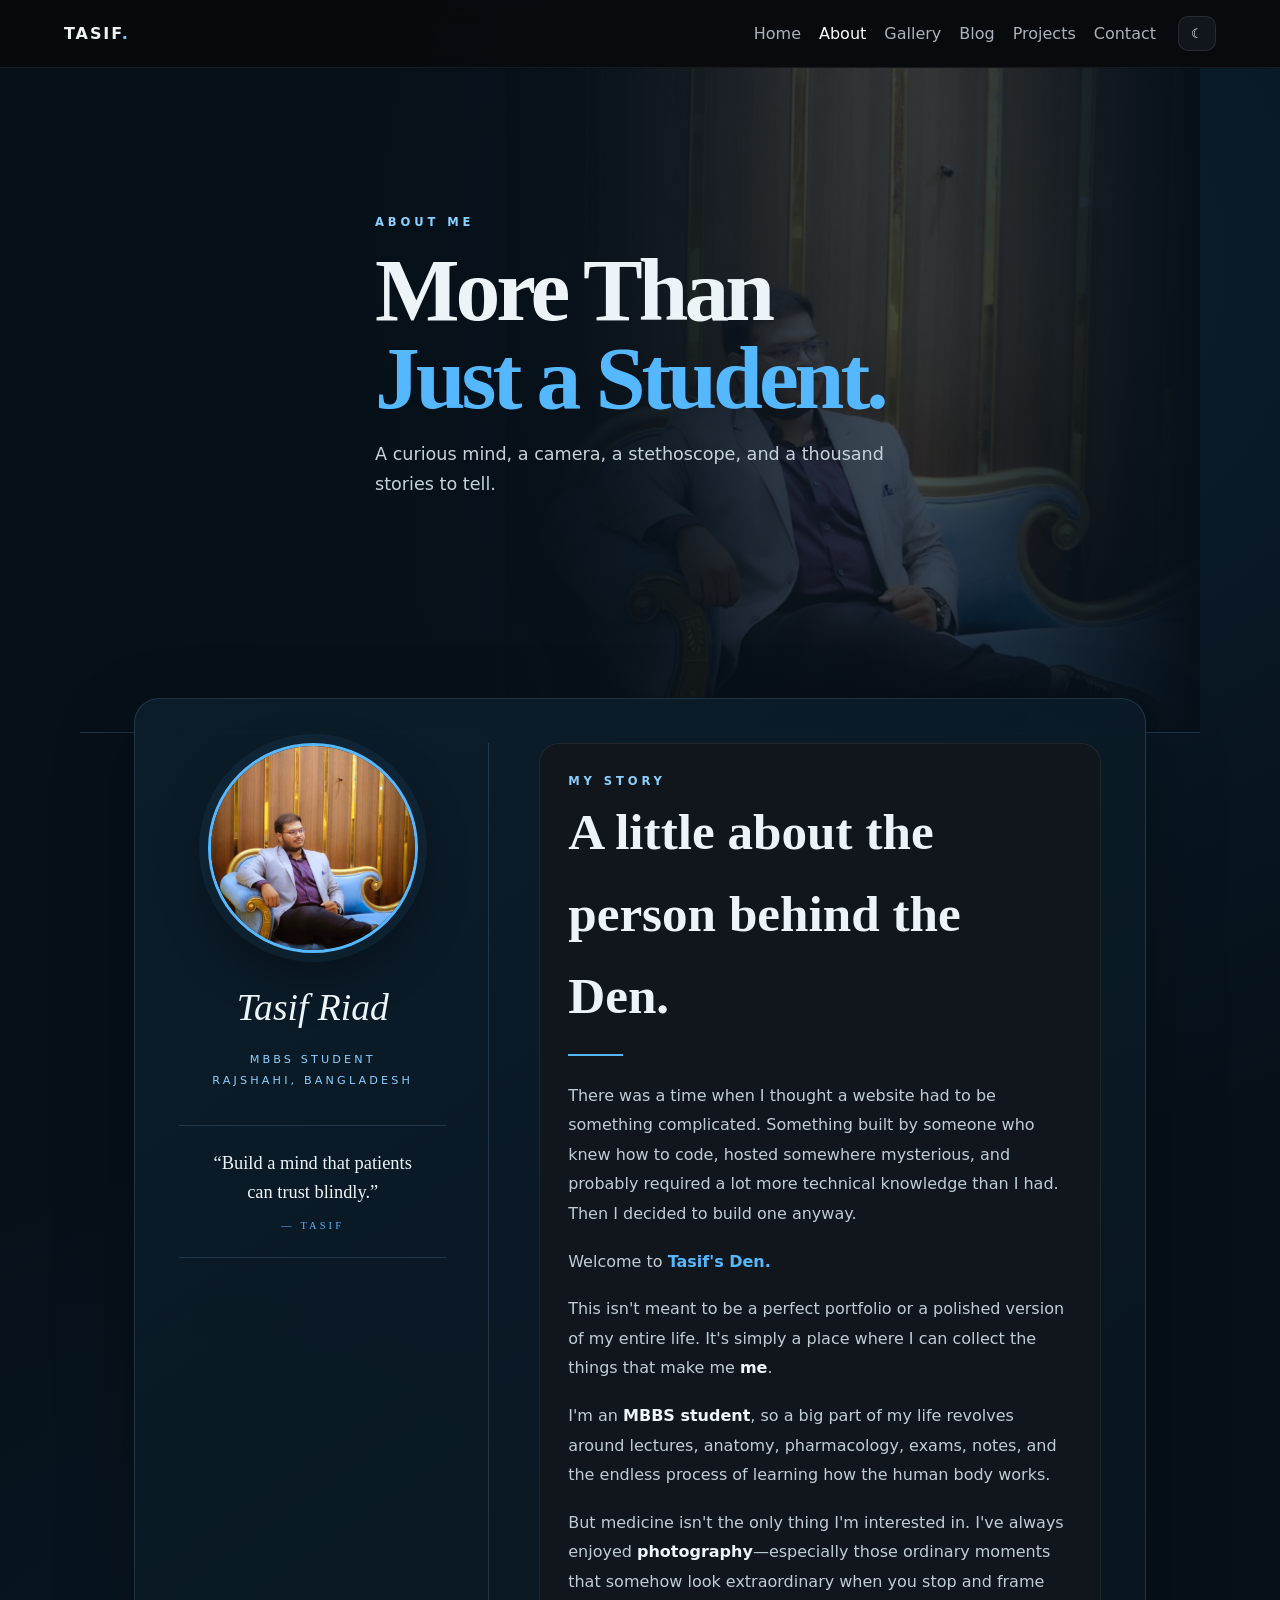
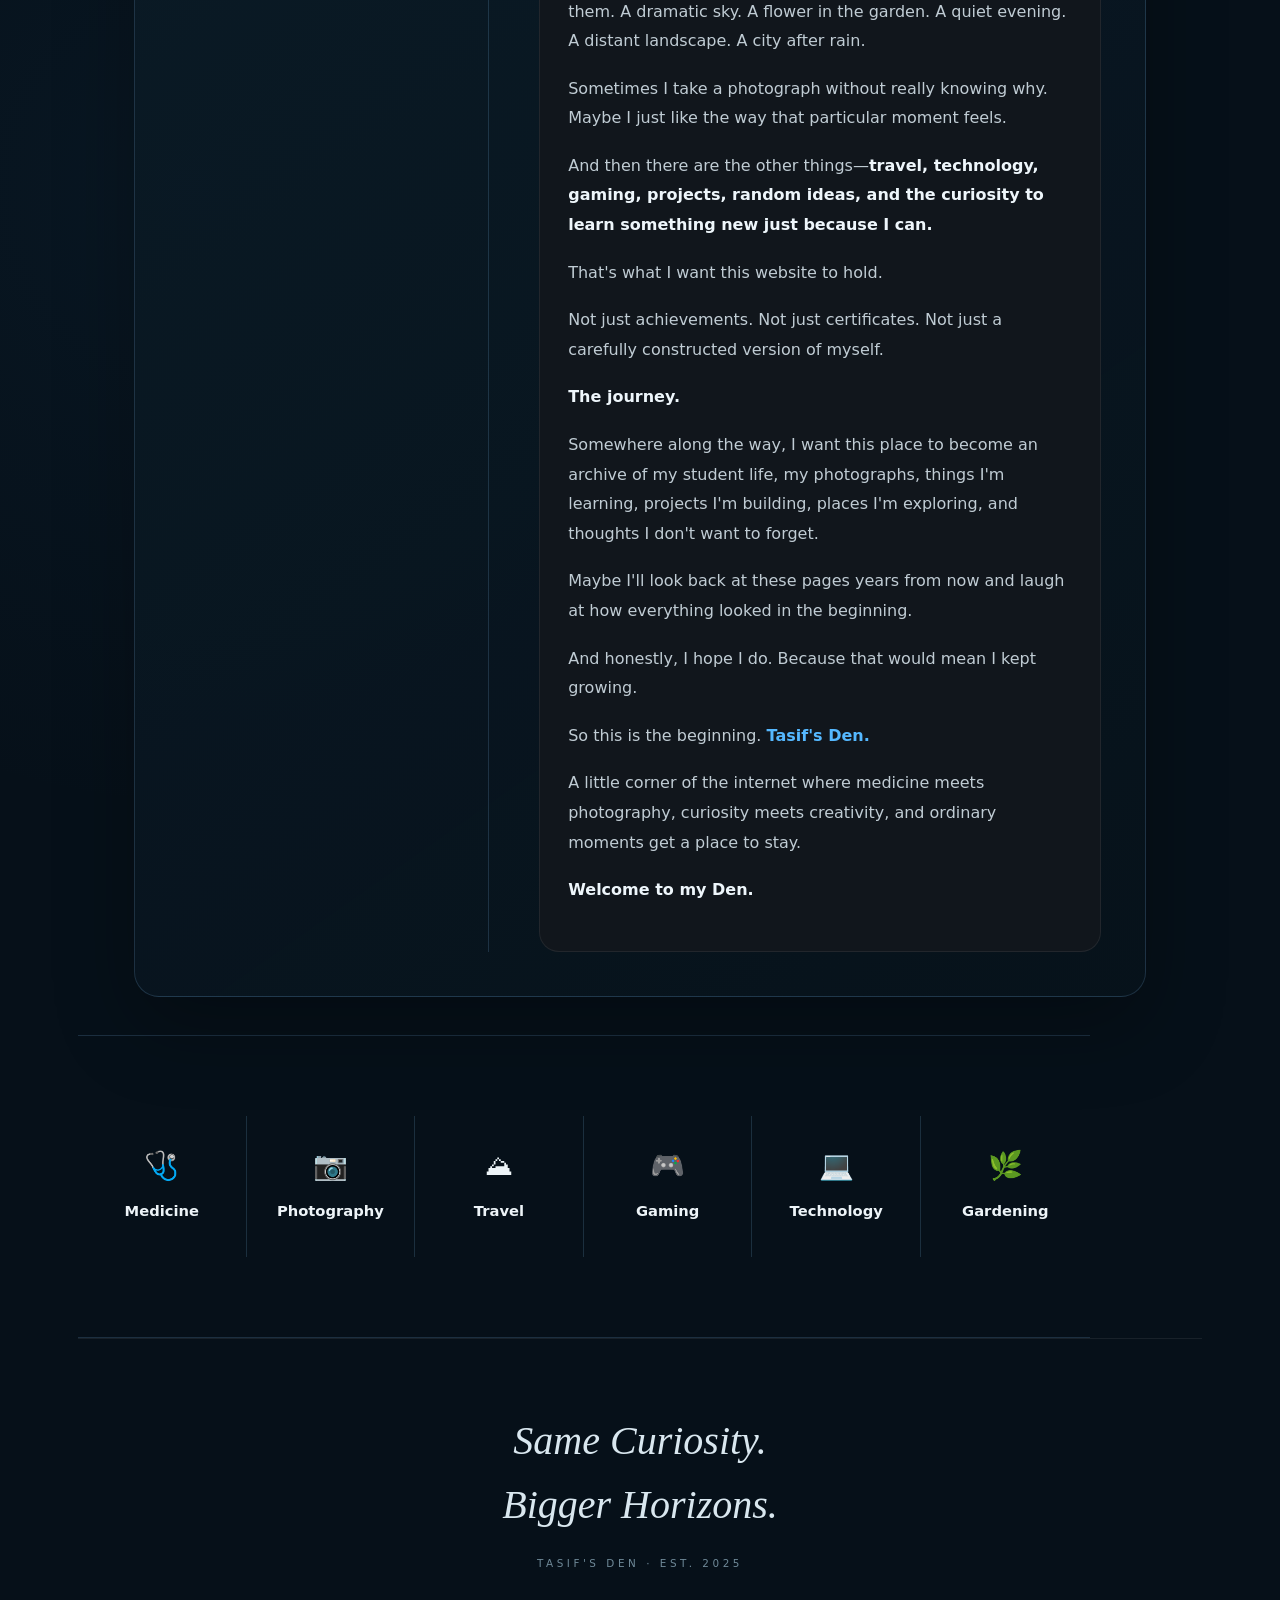
<file: about.html>
<!doctype html>
<html lang="en">
<head>
<meta charset="utf-8">
<meta name="viewport" content="width=device-width,initial-scale=1">
<title>About — Tasif's Den</title>
<link rel="stylesheet" href="css/style.css">
<style>
:root{
  --about-bg:#061019;
  --about-card:rgba(10,24,35,.82);
  --about-line:rgba(126,190,235,.18);
  --about-blue:#55b8ff;
  --about-blue2:#8bd1ff;
  --about-text:#edf4f8;
  --about-muted:#a9b9c5;
}
body.about-page{
  background:
    radial-gradient(circle at 78% 8%,rgba(53,139,196,.12),transparent 28%),
    radial-gradient(circle at 15% 55%,rgba(38,103,150,.08),transparent 30%),
    var(--about-bg);
  color:var(--about-text);
}
.about-wrap{max-width:1180px;margin:0 auto;padding:0 28px 70px}
.about-hero{
  min-height:380px;
  display:flex;align-items:center;
  position:relative;overflow:hidden;
  border-bottom:1px solid var(--about-line);
}
.about-hero:after{
  content:"";position:absolute;inset:0;pointer-events:none;
  background:linear-gradient(90deg,var(--about-bg) 0%,rgba(6,16,25,.88) 34%,rgba(6,16,25,.18) 75%,var(--about-bg) 100%);
}
.about-hero-art{
  position:absolute;right:0;top:0;width:62%;height:100%;
  background:
    linear-gradient(90deg,var(--about-bg),transparent 42%),
    url("images/about/tasif-profile.jpg") center 30%/cover no-repeat;
  filter:saturate(.72) brightness(.72);
  opacity:.42;
}
.about-hero-content{position:relative;z-index:2;max-width:610px;padding:65px 0}
.about-kicker,.section-kicker{
  font-size:.72rem;letter-spacing:.34em;text-transform:uppercase;
  color:var(--about-blue2);font-weight:700;
}
.about-hero h1{
  margin:15px 0 18px;font-family:Georgia,serif;
  font-size:clamp(3rem,7vw,5.8rem);line-height:.98;letter-spacing:-.045em;
}
.about-hero h1 span{color:var(--about-blue)}
.about-hero p{max-width:530px;color:#c5d2da;font-size:1.1rem;line-height:1.7}
.story-card{
  margin-top:-35px;position:relative;z-index:4;
  display:grid;grid-template-columns:310px 1fr;
  gap:50px;padding:44px;
  background:linear-gradient(145deg,rgba(12,30,43,.95),rgba(7,18,27,.94));
  border:1px solid var(--about-line);border-radius:25px;
  box-shadow:0 30px 80px rgba(0,0,0,.28);
}
.profile-side{text-align:center;border-right:1px solid var(--about-line);padding-right:42px}
.profile-photo{
  width:210px;height:210px;border-radius:50%;object-fit:cover;
  object-position:center 30%;display:block;margin:0 auto 25px;
  border:3px solid var(--about-blue);
  box-shadow:0 0 0 9px rgba(85,184,255,.07),0 20px 50px rgba(0,0,0,.35);
}
.signature{font-family:cursive;font-size:2.35rem;font-style:italic;margin:4px 0 10px}
.profile-meta{font-size:.7rem;letter-spacing:.28em;color:var(--about-blue2);line-height:1.9}
.quote{
  margin:34px auto 0;padding:23px 10px;
  border-top:1px solid var(--about-line);border-bottom:1px solid var(--about-line);
  font-family:Georgia,serif;font-size:1.15rem;line-height:1.55;
}
.quote small{display:block;margin-top:12px;color:var(--about-blue);letter-spacing:.3em;font-size:.65rem;font-family:inherit}
.story h2{font-family:Georgia,serif;font-size:clamp(2rem,4vw,3.2rem);margin:0 0 25px}
.story h2:after{content:"";display:block;width:55px;height:2px;background:var(--about-blue);margin-top:17px}
.story p{color:#c0ccd4;line-height:1.85;margin:0 0 18px;font-size:1rem}
.story strong{color:#eef6fb}
.story .accent{color:var(--about-blue)}
.interests{
  display:grid;grid-template-columns:repeat(6,1fr);
  margin:38px 0 0;border-top:1px solid var(--about-line);
  border-bottom:1px solid var(--about-line);
}
.interest{
  padding:28px 14px;text-align:center;border-right:1px solid var(--about-line);
}
.interest:last-child{border-right:0}
.interest-icon{font-size:1.75rem;margin-bottom:10px}
.interest h3{font-size:.92rem;margin:0 0 7px}
.interest p{margin:0;color:#8fa1ad;font-size:.72rem;line-height:1.45}
.about-footer{text-align:center;padding:70px 0 10px}
.about-footer .big-line{font-family:cursive;font-size:2.5rem;font-style:italic;color:#d9e7ef}
.about-footer .tiny{margin-top:18px;color:#6f8998;font-size:.65rem;letter-spacing:.34em}
@media(max-width:900px){
  .story-card{grid-template-columns:1fr;gap:35px}
  .profile-side{border-right:0;border-bottom:1px solid var(--about-line);padding:0 0 35px}
  .interests{grid-template-columns:repeat(3,1fr)}
  .interest:nth-child(3){border-right:0}
  .interest:nth-child(-n+3){border-bottom:1px solid var(--about-line)}
}
@media(max-width:600px){
  .about-wrap{padding:0 17px 45px}
  .about-hero{min-height:470px}
  .about-hero-art{width:100%;opacity:.24}
  .about-hero-content{padding:60px 5px}
  .about-hero h1{font-size:3.25rem}
  .story-card{padding:28px 20px;border-radius:19px}
  .profile-photo{width:165px;height:165px}
  .interests{grid-template-columns:repeat(2,1fr)}
  .interest:nth-child(2n){border-right:0}
  .interest:nth-child(3){border-right:1px solid var(--about-line)}
  .interest:nth-child(-n+4){border-bottom:1px solid var(--about-line)}
}
</style>
<link rel="stylesheet" href="css/immersive.css"></head>

<body class="about-page">
<header>
  <a class="logo" href="index.html">TASIF<span>.</span></a>
  <button id="menu">☰</button>
  <nav>
    <a href="index.html">Home</a>
    <a class="active" href="about.html">About</a>
    <a href="gallery.html">Gallery</a>
    <a href="blog.html">Blog</a>
    <a href="projects.html">Projects</a>
    <a href="contact.html">Contact</a>
  </nav>
  <button id="theme">☾</button>
</header>

<main>
  <section class="about-hero">
    <div class="about-hero-art"></div>
    <div class="about-wrap">
      <div class="about-hero-content">
        <div class="about-kicker">About Me</div>
        <h1>More Than<br><span>Just a Student.</span></h1>
        <p>A curious mind, a camera, a stethoscope, and a thousand stories to tell.</p>
      </div>
    </div>
  </section>

  <div class="about-wrap">
    <section class="story-card">
      <aside class="profile-side">
        <img class="profile-photo" src="images/about/tasif-profile.jpg" alt="Tasif">
        <div class="signature">Tasif Riad</div>
        <div class="profile-meta">MBBS STUDENT<br>RAJSHAHI, BANGLADESH</div>

        <div class="quote">
          “Build a mind that patients<br>can trust blindly.”
          <small>— TASIF</small>
        </div>
      </aside>

      <article class="story">
        <div class="section-kicker">My Story</div>
        <h2>A little about the person behind the Den.</h2>

        <p>There was a time when I thought a website had to be something complicated. Something built by someone who knew how to code, hosted somewhere mysterious, and probably required a lot more technical knowledge than I had. Then I decided to build one anyway.</p>

        <p>Welcome to <strong class="accent">Tasif's Den.</strong></p>

        <p>This isn't meant to be a perfect portfolio or a polished version of my entire life. It's simply a place where I can collect the things that make me <strong>me</strong>.</p>

        <p>I'm an <strong>MBBS student</strong>, so a big part of my life revolves around lectures, anatomy, pharmacology, exams, notes, and the endless process of learning how the human body works.</p>

        <p>But medicine isn't the only thing I'm interested in. I've always enjoyed <strong>photography</strong>—especially those ordinary moments that somehow look extraordinary when you stop and frame them. A dramatic sky. A flower in the garden. A quiet evening. A distant landscape. A city after rain.</p>

        <p>Sometimes I take a photograph without really knowing why. Maybe I just like the way that particular moment feels.</p>

        <p>And then there are the other things—<strong>travel, technology, gaming, projects, random ideas, and the curiosity to learn something new just because I can.</strong></p>

        <p>That's what I want this website to hold.</p>

        <p>Not just achievements. Not just certificates. Not just a carefully constructed version of myself.</p>

        <p><strong>The journey.</strong></p>

        <p>Somewhere along the way, I want this place to become an archive of my student life, my photographs, things I'm learning, projects I'm building, places I'm exploring, and thoughts I don't want to forget.</p>

        <p>Maybe I'll look back at these pages years from now and laugh at how everything looked in the beginning.</p>

        <p>And honestly, I hope I do. Because that would mean I kept growing.</p>

        <p>So this is the beginning. <strong class="accent">Tasif's Den.</strong></p>

        <p>A little corner of the internet where medicine meets photography, curiosity meets creativity, and ordinary moments get a place to stay.</p>

        <p><strong>Welcome to my Den.</strong></p>
      </article>
    </section>

    <section class="interests" aria-label="Interests">
      <a class="interest" href="mbbs.html"><div class="interest-icon">🩺</div><h3>Medicine</h3></a>
      <a class="interest" href="gallery.html"><div class="interest-icon">📷</div><h3>Photography</h3></a>
      <a class="interest" href="blog.html"><div class="interest-icon">⛰</div><h3>Travel</h3></a>
      <a class="interest" href="hobbies.html"><div class="interest-icon">🎮</div><h3>Gaming</h3></a>
      <a class="interest" href="hobbies.html"><div class="interest-icon">💻</div><h3>Technology</h3></a>
      <a class="interest" href="hobbies.html"><div class="interest-icon">🌿</div><h3>Gardening</h3></a>
    </section>

    <footer class="about-footer">
      <div class="big-line">Same Curiosity.<br>Bigger Horizons.</div>
      <div class="tiny">TASIF'S DEN · EST. 2025</div>
    </footer>
  </div>
</main>

<script src="js/app.js"></script>
<script src="js/immersive.js"></script></body>
</html>
</file>
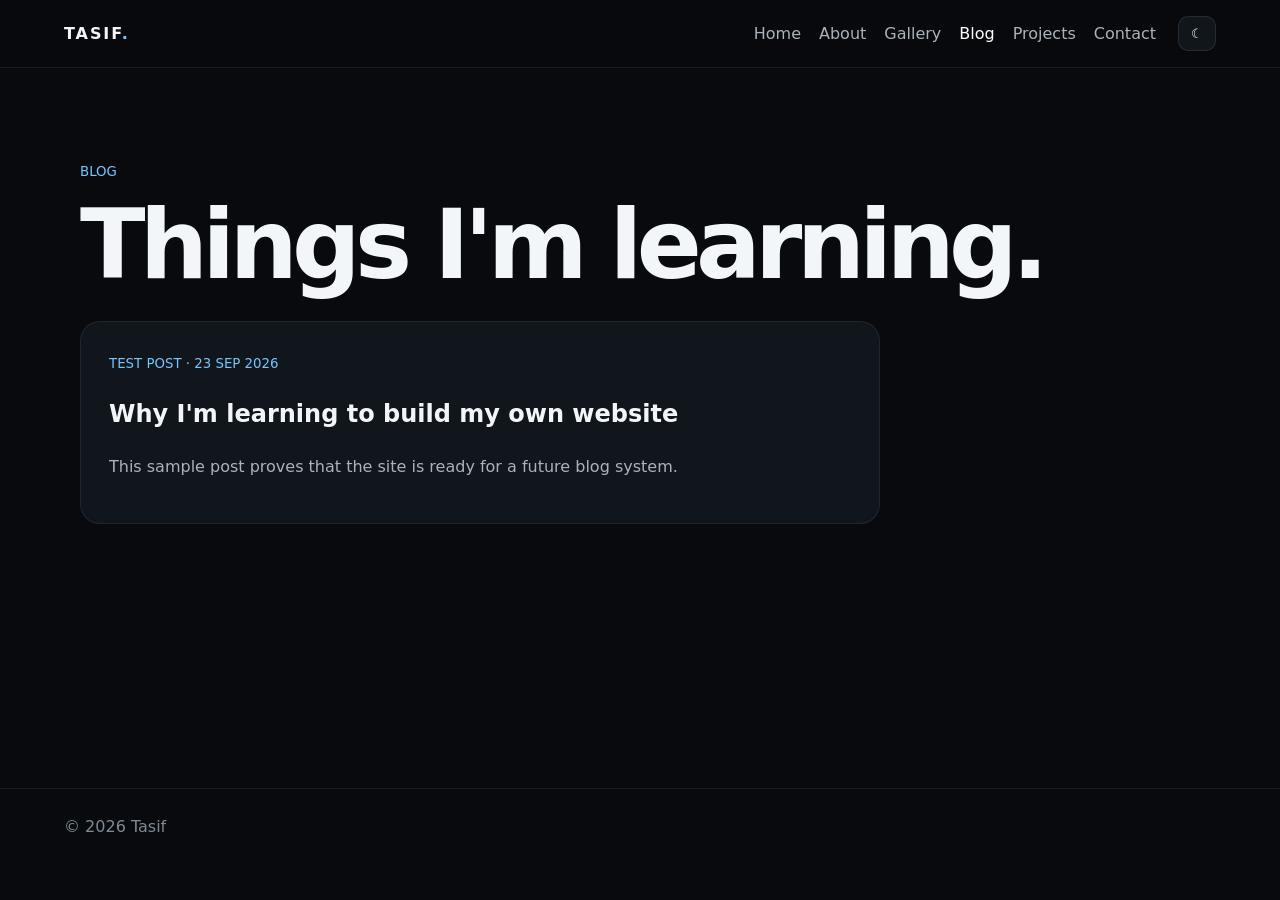
<file: blog.html>
<!doctype html><html><head><meta charset="utf-8"><meta name="viewport" content="width=device-width,initial-scale=1"><title>Blog — Tasif</title><link rel="stylesheet" href="css/style.css"><link rel="stylesheet" href="css/immersive.css"></head><body><header><a class="logo" href="index.html">TASIF<span>.</span></a><button id="menu">☰</button><nav><a href="index.html">Home</a><a href="about.html">About</a><a href="gallery.html">Gallery</a><a class="active" href="blog.html">Blog</a><a href="projects.html">Projects</a><a href="contact.html">Contact</a></nav><button id="theme">☾</button></header><main class="page"><small>BLOG</small><h1>Things I'm learning.</h1><article class="post"><small>TEST POST · 23 SEP 2026</small><h2>Why I'm learning to build my own website</h2><p>This sample post proves that the site is ready for a future blog system.</p></article></main><footer>© <span class="year"></span> Tasif</footer><script src="js/app.js"></script><script src="js/immersive.js"></script></body></html>
</file>
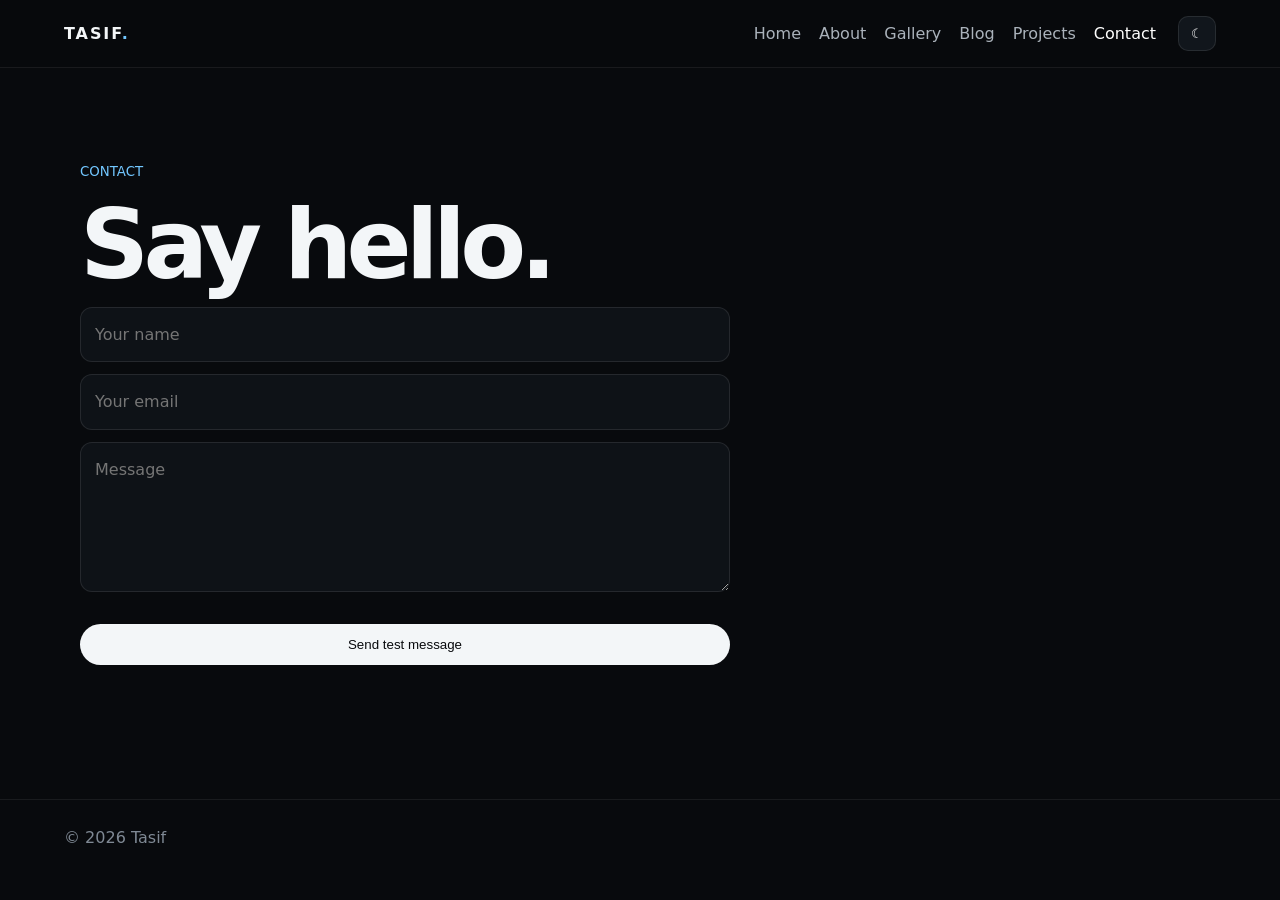
<file: contact.html>
<!doctype html><html><head><meta charset="utf-8"><meta name="viewport" content="width=device-width,initial-scale=1"><title>Contact — Tasif</title><link rel="stylesheet" href="css/style.css"><link rel="stylesheet" href="css/immersive.css"></head><body><header><a class="logo" href="index.html">TASIF<span>.</span></a><button id="menu">☰</button><nav><a href="index.html">Home</a><a href="about.html">About</a><a href="gallery.html">Gallery</a><a href="blog.html">Blog</a><a href="projects.html">Projects</a><a class="active" href="contact.html">Contact</a></nav><button id="theme">☾</button></header><main class="page"><small>CONTACT</small><h1>Say hello.</h1><form id="form"><input required placeholder="Your name"><input required type="email" placeholder="Your email"><textarea required placeholder="Message"></textarea><button class="btn">Send test message</button><p id="msg"></p></form></main><footer>© <span class="year"></span> Tasif</footer><script src="js/app.js"></script><script src="js/immersive.js"></script></body></html>
</file>
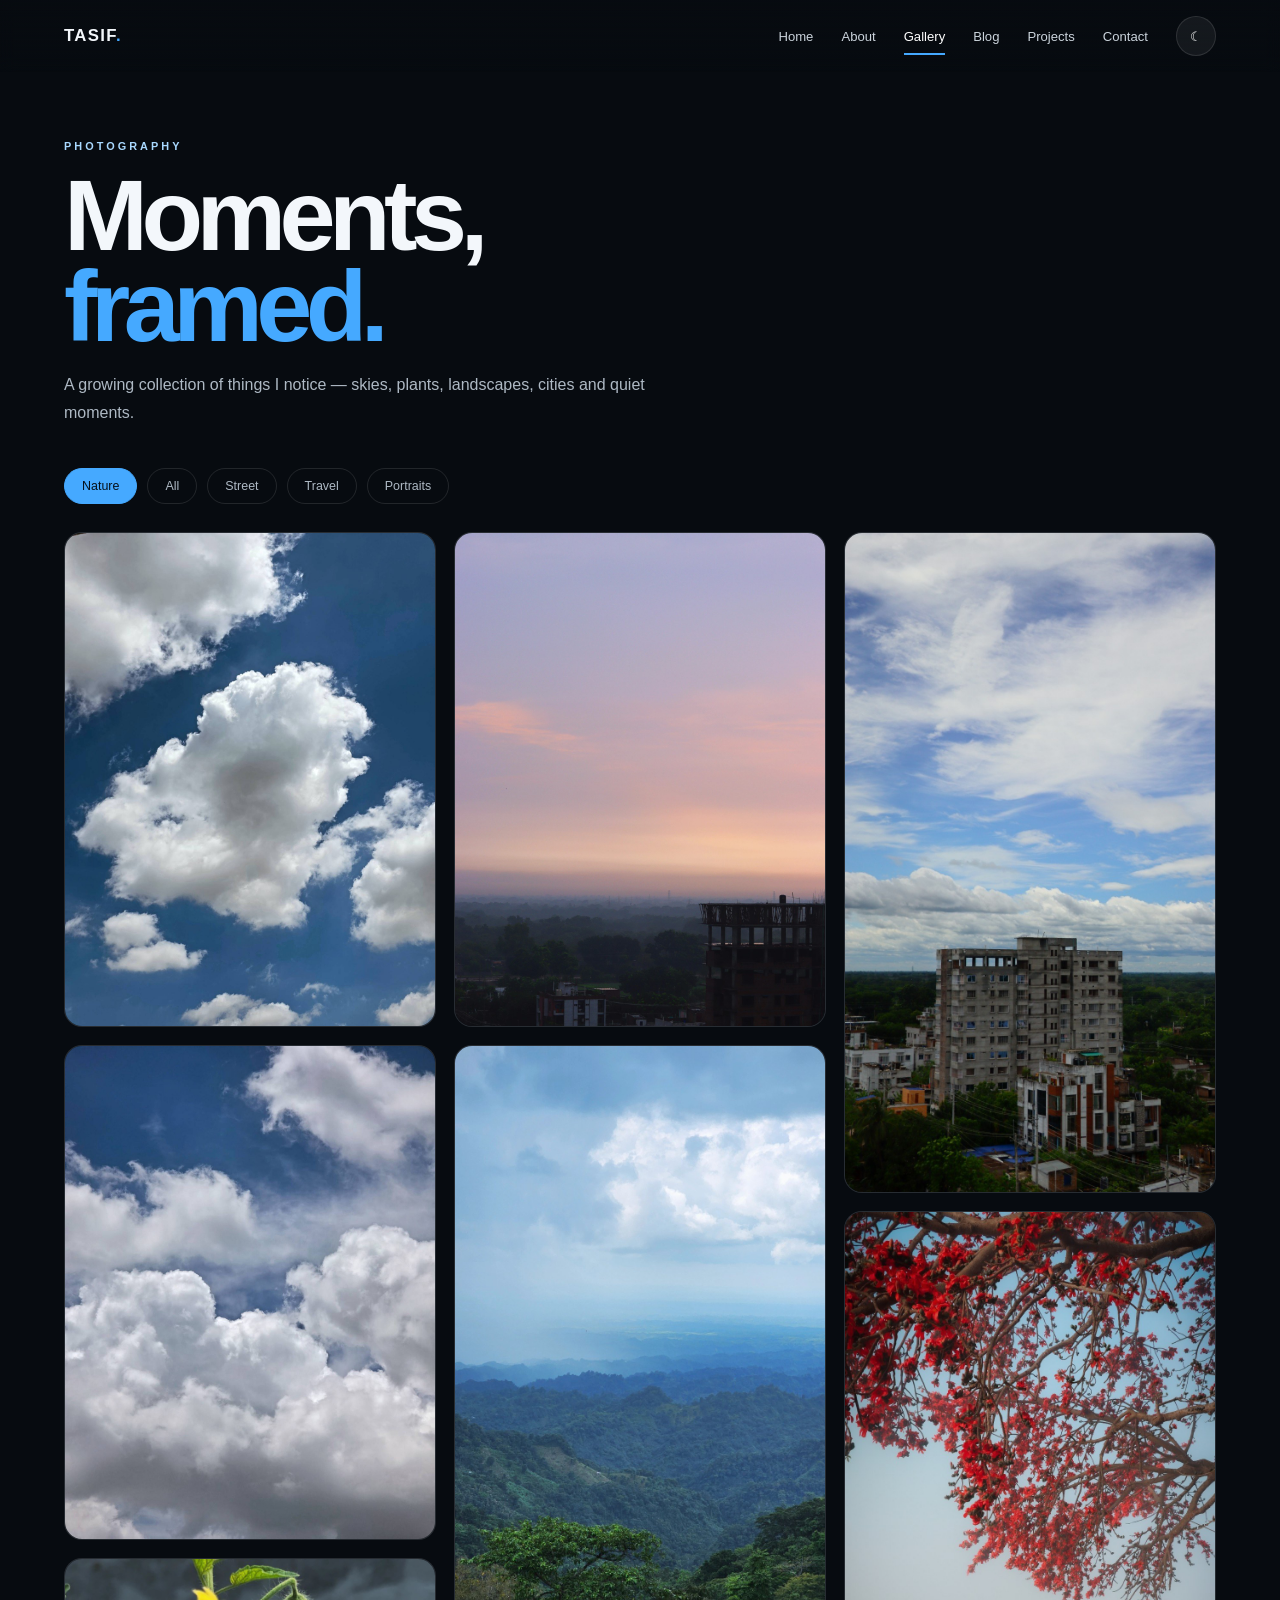
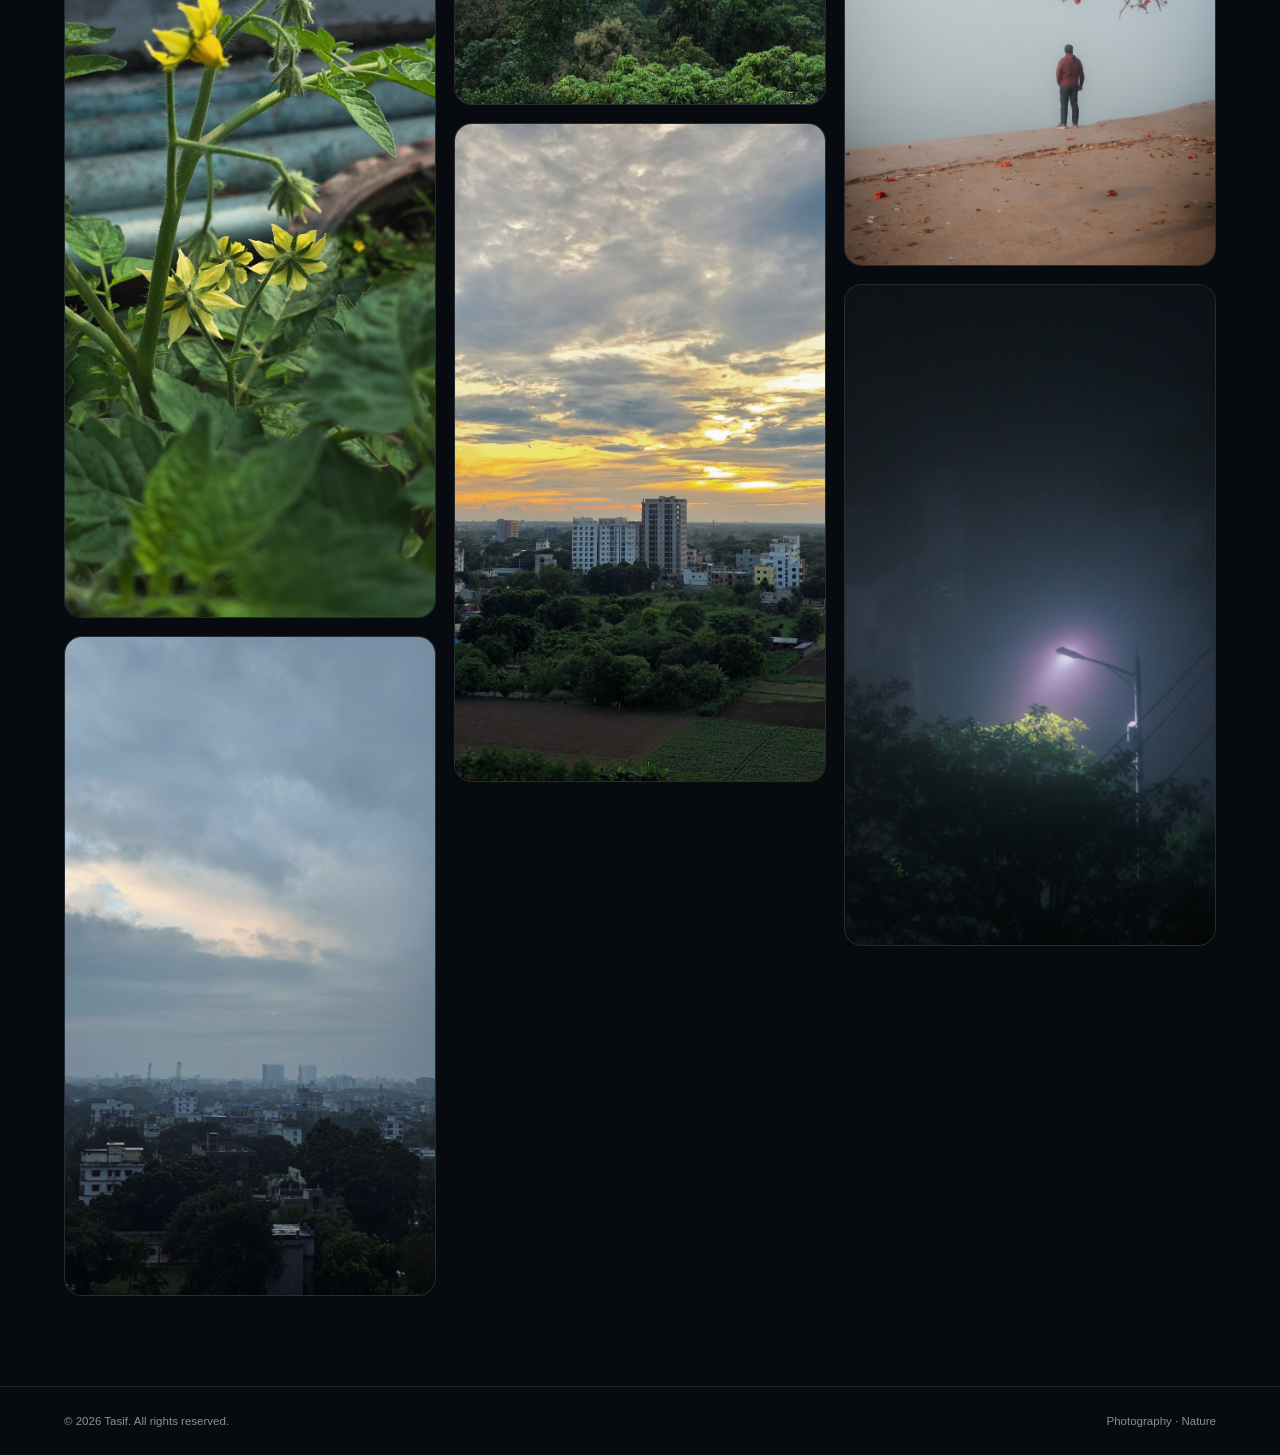
<file: gallery.html>
<!doctype html>
<html lang="en">
<head>
  <meta charset="utf-8">
  <meta name="viewport" content="width=device-width,initial-scale=1">
  <meta name="description" content="Tasif's photography gallery — nature, skies, landscapes and moments.">
  <title>Photography — Tasif's Den</title>
  <style>
    :root{
      --bg:#070b10;--text:#f3f7fb;--muted:#9aa7b3;--line:rgba(255,255,255,.11);
      --blue:#45a9ff;--panel:#0c1219;
    }
    *{box-sizing:border-box}
    html{scroll-behavior:smooth}
    body{margin:0;background:var(--bg);color:var(--text);font-family:Arial,Helvetica,sans-serif}
    a{color:inherit;text-decoration:none}
    header{position:fixed;z-index:20;top:0;left:0;right:0;height:72px;display:flex;align-items:center;padding:0 5%;
      background:linear-gradient(to bottom,rgba(7,11,16,.94),rgba(7,11,16,0));backdrop-filter:blur(8px)}
    .logo{font-weight:900;letter-spacing:.08em;font-size:1.05rem}
    .logo span{color:var(--blue)}
    nav{display:flex;gap:28px;margin-left:auto;margin-right:28px}
    nav a{font-size:.82rem;color:#cbd4dc;position:relative}
    nav a:hover,nav a.active{color:#fff}
    nav a.active:after{content:"";position:absolute;left:0;right:0;bottom:-11px;height:2px;background:var(--blue)}
    #theme{width:40px;height:40px;border-radius:50%;border:1px solid var(--line);background:rgba(255,255,255,.06);color:#fff;cursor:pointer}
    main{width:min(1220px,90%);margin:auto;padding:140px 0 90px}
    .eyebrow{font-size:.68rem;letter-spacing:.28em;color:#a9d9ff;font-weight:700}
    h1{font-size:clamp(3rem,8vw,6.3rem);line-height:.9;letter-spacing:-.065em;margin:18px 0 20px}
    h1 span{color:var(--blue)}
    .intro{max-width:620px;color:#aeb9c4;line-height:1.7}
    .tabs{display:flex;gap:10px;flex-wrap:wrap;margin:42px 0 28px}
    .tab{border:1px solid var(--line);background:transparent;color:#aeb9c4;border-radius:999px;padding:10px 17px;cursor:pointer;font:inherit;font-size:.78rem}
    .tab.active,.tab:hover{background:var(--blue);border-color:var(--blue);color:#06111b}
    .gallery{columns:3 280px;column-gap:18px}
    .photo{position:relative;display:block;break-inside:avoid;margin:0 0 18px;border-radius:18px;overflow:hidden;background:var(--panel);border:1px solid var(--line);cursor:zoom-in}
    .photo img{display:block;width:100%;height:auto;transition:transform .7s cubic-bezier(.2,.7,.2,1),filter .5s}
    .photo:hover img{transform:scale(1.045);filter:saturate(1.08)}
    .caption{position:absolute;left:0;right:0;bottom:0;padding:42px 18px 17px;background:linear-gradient(transparent,rgba(0,0,0,.78));opacity:0;transform:translateY(8px);transition:.35s}
    .photo:hover .caption{opacity:1;transform:none}
    .caption small{display:block;letter-spacing:.16em;color:#bfe5ff;font-size:.62rem;margin-bottom:5px}
    .caption b{font-size:.95rem}
    .empty{display:none;padding:50px 20px;border:1px dashed var(--line);border-radius:18px;text-align:center;color:var(--muted)}
    .lightbox{position:fixed;inset:0;z-index:50;background:rgba(0,0,0,.93);display:none;align-items:center;justify-content:center;padding:30px}
    .lightbox.open{display:flex}
    .lightbox img{max-width:94vw;max-height:88vh;width:auto;height:auto;object-fit:contain;border-radius:8px}
    .close,.prev,.next{position:absolute;border:1px solid rgba(255,255,255,.18);background:rgba(255,255,255,.08);color:#fff;border-radius:50%;cursor:pointer}
    .close{right:25px;top:22px;width:44px;height:44px;font-size:22px}
    .prev,.next{top:50%;transform:translateY(-50%);width:48px;height:48px;font-size:25px}
    .prev{left:20px}.next{right:20px}
    .counter{position:absolute;bottom:22px;left:50%;transform:translateX(-50%);font-size:.75rem;color:#b7c1ca;letter-spacing:.12em}
    footer{border-top:1px solid var(--line);padding:28px 5%;color:#82909d;font-size:.72rem;display:flex;justify-content:space-between}
    body.light{--bg:#f3f6f9;--text:#17202a;--muted:#596672;--line:rgba(0,0,0,.12);--panel:#fff}
    body.light header{background:linear-gradient(to bottom,rgba(243,246,249,.95),rgba(243,246,249,0))}
    body.light nav a{color:#42505d} body.light nav a:hover,body.light nav a.active{color:#101820}
    body.light #theme{color:#17202a;background:rgba(0,0,0,.05)}
    body.light .tab{color:#53616d} body.light footer{color:#66737f}
    @media(max-width:700px){
      nav{display:none} header{height:64px}
      main{padding-top:110px}
      .gallery{columns:2 150px;column-gap:10px}
      .photo{margin-bottom:10px;border-radius:12px}
      .caption{opacity:1;transform:none;padding:28px 11px 10px}
      .caption b{font-size:.78rem}.prev{left:9px}.next{right:9px}
      footer{flex-direction:column;gap:8px}
    }
    @media(prefers-reduced-motion:reduce){*{scroll-behavior:auto!important;transition:none!important}}
  </style>
<link rel="stylesheet" href="css/immersive.css"></head>
<body>
<header>
  <a class="logo" href="index.html">TASIF<span>.</span></a>
  <nav>
    <a href="index.html">Home</a>
    <a href="about.html">About</a>
    <a class="active" href="gallery.html">Gallery</a>
    <a href="blog.html">Blog</a>
    <a href="projects.html">Projects</a>
    <a href="contact.html">Contact</a>
  </nav>
  <button id="theme" aria-label="Toggle theme">☾</button>
</header>

<main>
  <div class="eyebrow">PHOTOGRAPHY</div>
  <h1>Moments,<br><span>framed.</span></h1>
  <p class="intro">A growing collection of things I notice — skies, plants, landscapes, cities and quiet moments.</p>

  <div class="tabs" role="tablist" aria-label="Photography categories">
    <button class="tab active" data-filter="nature" role="tab" aria-selected="true">Nature</button>
    <button class="tab" data-filter="all" role="tab" aria-selected="false">All</button>
    <button class="tab" data-filter="street" role="tab" aria-selected="false">Street</button>
    <button class="tab" data-filter="travel" role="tab" aria-selected="false">Travel</button>
    <button class="tab" data-filter="portraits" role="tab" aria-selected="false">Portraits</button>
  </div>

  <div class="gallery" id="gallery">
    <a class="photo" data-category="nature" href="images/nature/nature-01.jpg" data-title="Cloud Study">
      <img src="images/nature/nature-01.jpg" alt="White clouds against a deep blue sky" loading="lazy">
      <div class="caption"><small>NATURE · 01</small><b>Cloud Study</b></div>
    </a>
    <a class="photo" data-category="nature" href="images/nature/nature-02.jpg" data-title="Cloudscape">
      <img src="images/nature/nature-02.jpg" alt="Layered clouds across a blue sky" loading="lazy">
      <div class="caption"><small>NATURE · 02</small><b>Cloudscape</b></div>
    </a>
    <a class="photo" data-category="nature" href="images/nature/nature-03.jpg" data-title="Garden Bloom">
      <img src="images/nature/nature-03.jpg" alt="Yellow tomato flowers and green leaves" loading="lazy">
      <div class="caption"><small>NATURE · 03</small><b>Garden Bloom</b></div>
    </a>
    <a class="photo" data-category="nature" href="images/nature/nature-04.jpg" data-title="After the Rain">
      <img src="images/nature/nature-04.jpg" alt="Soft evening sky over a distant city" loading="lazy">
      <div class="caption"><small>NATURE · 04</small><b>After the Rain</b></div>
    </a>
    <a class="photo" data-category="nature" href="images/nature/nature-05.jpg" data-title="Misty Evening">
      <img src="images/nature/nature-05.jpg" alt="Pink and violet evening sky over a landscape" loading="lazy">
      <div class="caption"><small>NATURE · 05</small><b>Misty Evening</b></div>
    </a>
    <a class="photo" data-category="nature" href="images/nature/nature-06.jpg" data-title="Blue Hills">
      <img src="images/nature/nature-06.jpg" alt="Blue-green hills fading into the distance" loading="lazy">
      <div class="caption"><small>NATURE · 06</small><b>Blue Hills</b></div>
    </a>
    <a class="photo" data-category="nature" href="images/nature/nature-07.jpg" data-title="Golden Horizon">
      <img src="images/nature/nature-07.jpg" alt="Golden sunset over a city and fields" loading="lazy">
      <div class="caption"><small>NATURE · 07</small><b>Golden Horizon</b></div>
    </a>
    <a class="photo" data-category="nature" href="images/nature/nature-08.jpg" data-title="Open Skies">
      <img src="images/nature/nature-08.jpg" alt="Wide blue sky above a building and trees" loading="lazy">
      <div class="caption"><small>NATURE · 08</small><b>Open Skies</b></div>
    </a>
    <a class="photo" data-category="nature" href="images/nature/nature-09.jpg" data-title="Crimson Canopy">
      <img src="images/nature/nature-09.jpg" alt="Red blossoms spreading across tree branches" loading="lazy">
      <div class="caption"><small>NATURE · 09</small><b>Crimson Canopy</b></div>
    </a>
    <a class="photo" data-category="nature" href="images/nature/nature-10.jpg" data-title="Night Light">
      <img src="images/nature/nature-10.jpg" alt="Street light glowing through mist and trees at night" loading="lazy">
      <div class="caption"><small>NATURE · 10</small><b>Night Light</b></div>
    </a>
  </div>
  <div class="empty" id="empty">This collection is coming soon.</div>
</main>

<div class="lightbox" id="lightbox" aria-hidden="true">
  <button class="close" id="close" aria-label="Close">×</button>
  <button class="prev" id="prev" aria-label="Previous photo">‹</button>
  <img id="lightboxImg" alt="">
  <button class="next" id="next" aria-label="Next photo">›</button>
  <div class="counter" id="counter"></div>
</div>

<footer>
  <span>© 2026 Tasif. All rights reserved.</span>
  <span>Photography · Nature</span>
</footer>

<script>
  const theme = document.getElementById("theme");
  if (localStorage.getItem("tasif-theme") === "light") {
    document.body.classList.add("light");
    theme.textContent = "☀";
  }
  theme.addEventListener("click", () => {
    const light = document.body.classList.toggle("light");
    localStorage.setItem("tasif-theme", light ? "light" : "dark");
    theme.textContent = light ? "☀" : "☾";
  });

  const tabs = [...document.querySelectorAll(".tab")];
  const photos = [...document.querySelectorAll(".photo")];
  const empty = document.getElementById("empty");

  function filterGallery(filter){
    let visible = 0;
    photos.forEach(photo => {
      const show = filter === "all" || photo.dataset.category === filter;
      photo.style.display = show ? "block" : "none";
      if(show) visible++;
    });
    empty.style.display = visible ? "none" : "block";
  }

  tabs.forEach(tab => tab.addEventListener("click", () => {
    tabs.forEach(t => {
      t.classList.remove("active");
      t.setAttribute("aria-selected","false");
    });
    tab.classList.add("active");
    tab.setAttribute("aria-selected","true");
    filterGallery(tab.dataset.filter);
  }));

  const lightbox = document.getElementById("lightbox");
  const lightboxImg = document.getElementById("lightboxImg");
  const counter = document.getElementById("counter");
  let current = 0;

  function visiblePhotos(){ return photos.filter(p => p.style.display !== "none"); }

  function openPhoto(index){
    const list = visiblePhotos();
    current = (index + list.length) % list.length;
    const img = list[current].querySelector("img");
    lightboxImg.src = img.src;
    lightboxImg.alt = img.alt;
    counter.textContent = `${current + 1} / ${list.length}`;
    lightbox.classList.add("open");
    lightbox.setAttribute("aria-hidden","false");
    document.body.style.overflow = "hidden";
  }

  photos.forEach(photo => photo.addEventListener("click", e => {
    e.preventDefault();
    openPhoto(visiblePhotos().indexOf(photo));
  }));

  function move(delta){ openPhoto(current + delta); }
  document.getElementById("prev").addEventListener("click", () => move(-1));
  document.getElementById("next").addEventListener("click", () => move(1));

  function closeBox(){
    lightbox.classList.remove("open");
    lightbox.setAttribute("aria-hidden","true");
    document.body.style.overflow = "";
  }
  document.getElementById("close").addEventListener("click", closeBox);
  lightbox.addEventListener("click", e => { if(e.target === lightbox) closeBox(); });
  document.addEventListener("keydown", e => {
    if(!lightbox.classList.contains("open")) return;
    if(e.key === "Escape") closeBox();
    if(e.key === "ArrowLeft") move(-1);
    if(e.key === "ArrowRight") move(1);
  });
</script>
<script src="js/immersive.js"></script></body>
</html>
</file>
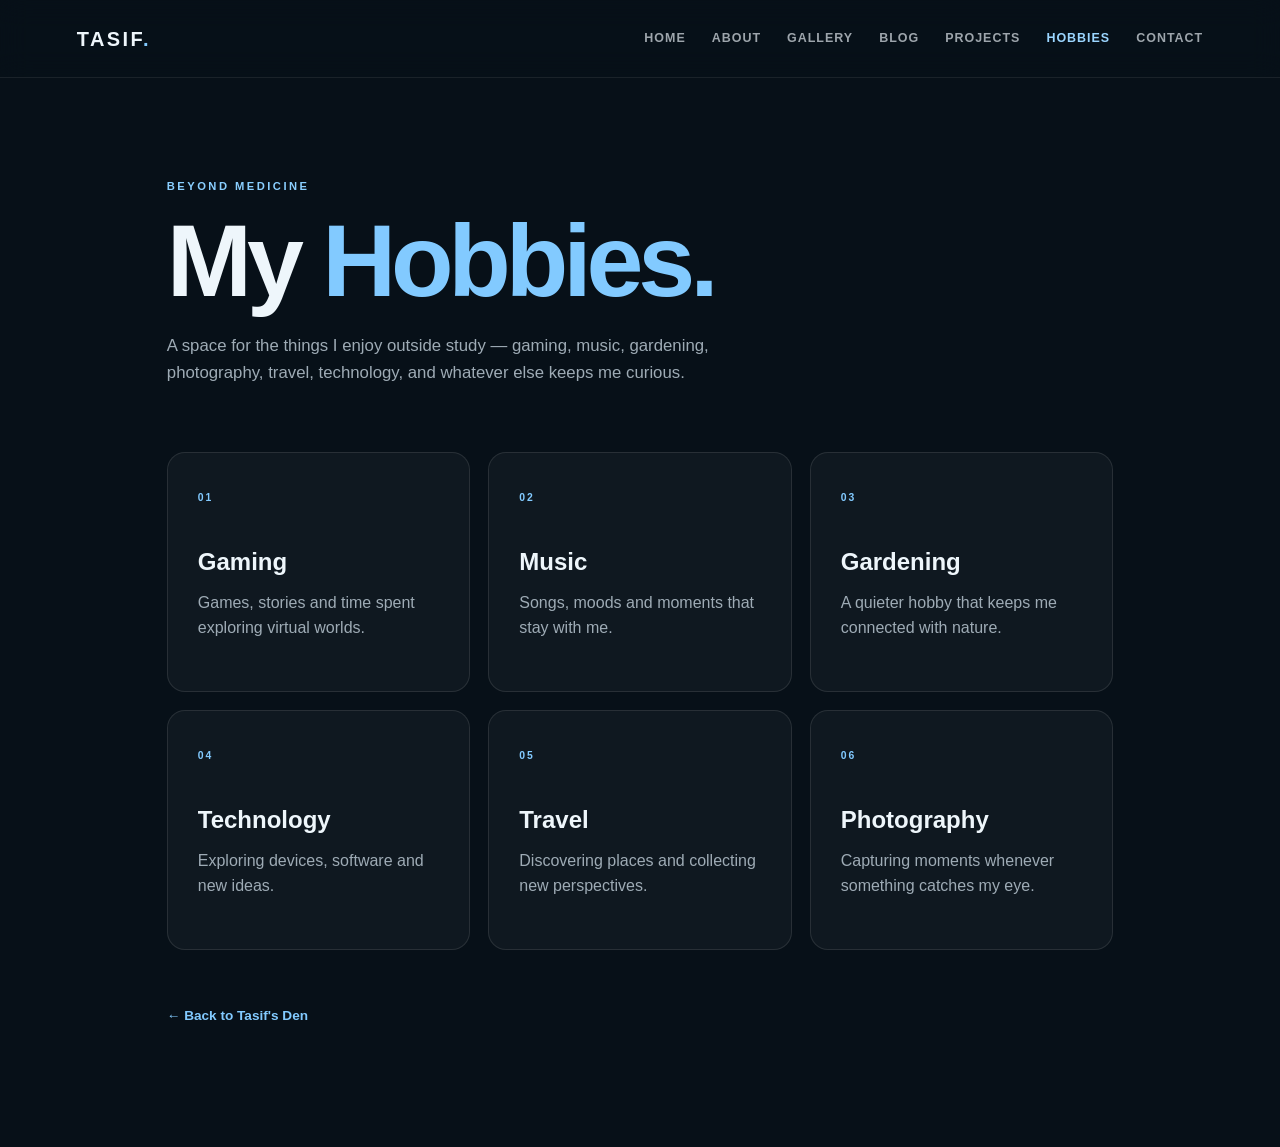
<file: hobbies.html>
<!doctype html>
<html lang="en">
<head>
<meta charset="utf-8">
<meta name="viewport" content="width=device-width,initial-scale=1">
<title>Hobbies — Tasif</title>
<style>
*{box-sizing:border-box}html{scroll-behavior:smooth}body{margin:0;background:#071018;color:#eef6fb;font-family:Inter,Arial,sans-serif;line-height:1.6}a{color:inherit;text-decoration:none}header{height:78px;padding:0 6vw;display:flex;align-items:center;justify-content:space-between;border-bottom:1px solid rgba(255,255,255,.08);position:sticky;top:0;background:rgba(7,16,24,.88);backdrop-filter:blur(14px);z-index:10}.logo{font-size:1.25rem;font-weight:900;letter-spacing:.12em}.logo span{color:#82caff}nav{display:flex;gap:26px;font-size:.78rem;font-weight:700;letter-spacing:.08em;text-transform:uppercase}nav a{opacity:.65}nav a:hover,nav .active{opacity:1;color:#9bd6ff}.page{max-width:1100px;margin:auto;padding:100px 6vw 120px}.eyebrow{font-size:.7rem;letter-spacing:.22em;color:#8acfff;font-weight:800}.hero h1{font-size:clamp(3rem,8vw,6.5rem);line-height:.92;margin:18px 0 25px;letter-spacing:-.05em}.hero h1 span{color:#82caff}.hero p{max-width:600px;color:#9eabb5;font-size:1.05rem}.grid{display:grid;grid-template-columns:repeat(3,1fr);gap:18px;margin-top:65px}.card{min-height:240px;padding:30px;border:1px solid rgba(255,255,255,.1);border-radius:18px;background:rgba(255,255,255,.035);transition:.3s}.card:hover{transform:translateY(-7px);border-color:rgba(130,202,255,.4)}.card b{font-size:.65rem;letter-spacing:.18em;color:#82caff}.card h2{margin:35px 0 8px;font-size:1.5rem}.card p{color:#9eabb5;margin:0}.back{display:inline-block;margin-top:55px;color:#82caff;font-weight:800;font-size:.85rem}@media(max-width:750px){nav{display:none}.grid{grid-template-columns:1fr}.page{padding-top:70px}}
</style>
<link rel="stylesheet" href="css/immersive.css"></head>
<body>
<header><a class="logo" href="index.html">TASIF<span>.</span></a><nav><a href="index.html">Home</a><a href="about.html">About</a><a href="gallery.html">Gallery</a><a href="blog.html">Blog</a><a href="projects.html">Projects</a><a class="active" href="hobbies.html">Hobbies</a><a href="contact.html">Contact</a></nav></header>
<main class="page"><div class="hero"><div class="eyebrow">BEYOND MEDICINE</div><h1>My <span>Hobbies.</span></h1><p>A space for the things I enjoy outside study — gaming, music, gardening, photography, travel, technology, and whatever else keeps me curious.</p></div><section class="grid"><article class="card"><b>01</b><h2>Gaming</h2><p>Games, stories and time spent exploring virtual worlds.</p></article><article class="card"><b>02</b><h2>Music</h2><p>Songs, moods and moments that stay with me.</p></article><article class="card"><b>03</b><h2>Gardening</h2><p>A quieter hobby that keeps me connected with nature.</p></article><article class="card"><b>04</b><h2>Technology</h2><p>Exploring devices, software and new ideas.</p></article><article class="card"><b>05</b><h2>Travel</h2><p>Discovering places and collecting new perspectives.</p></article><article class="card"><b>06</b><h2>Photography</h2><p>Capturing moments whenever something catches my eye.</p></article></section><a class="back" href="index.html">← Back to Tasif's Den</a></main>
<script src="js/immersive.js"></script></body>
</html>
</file>
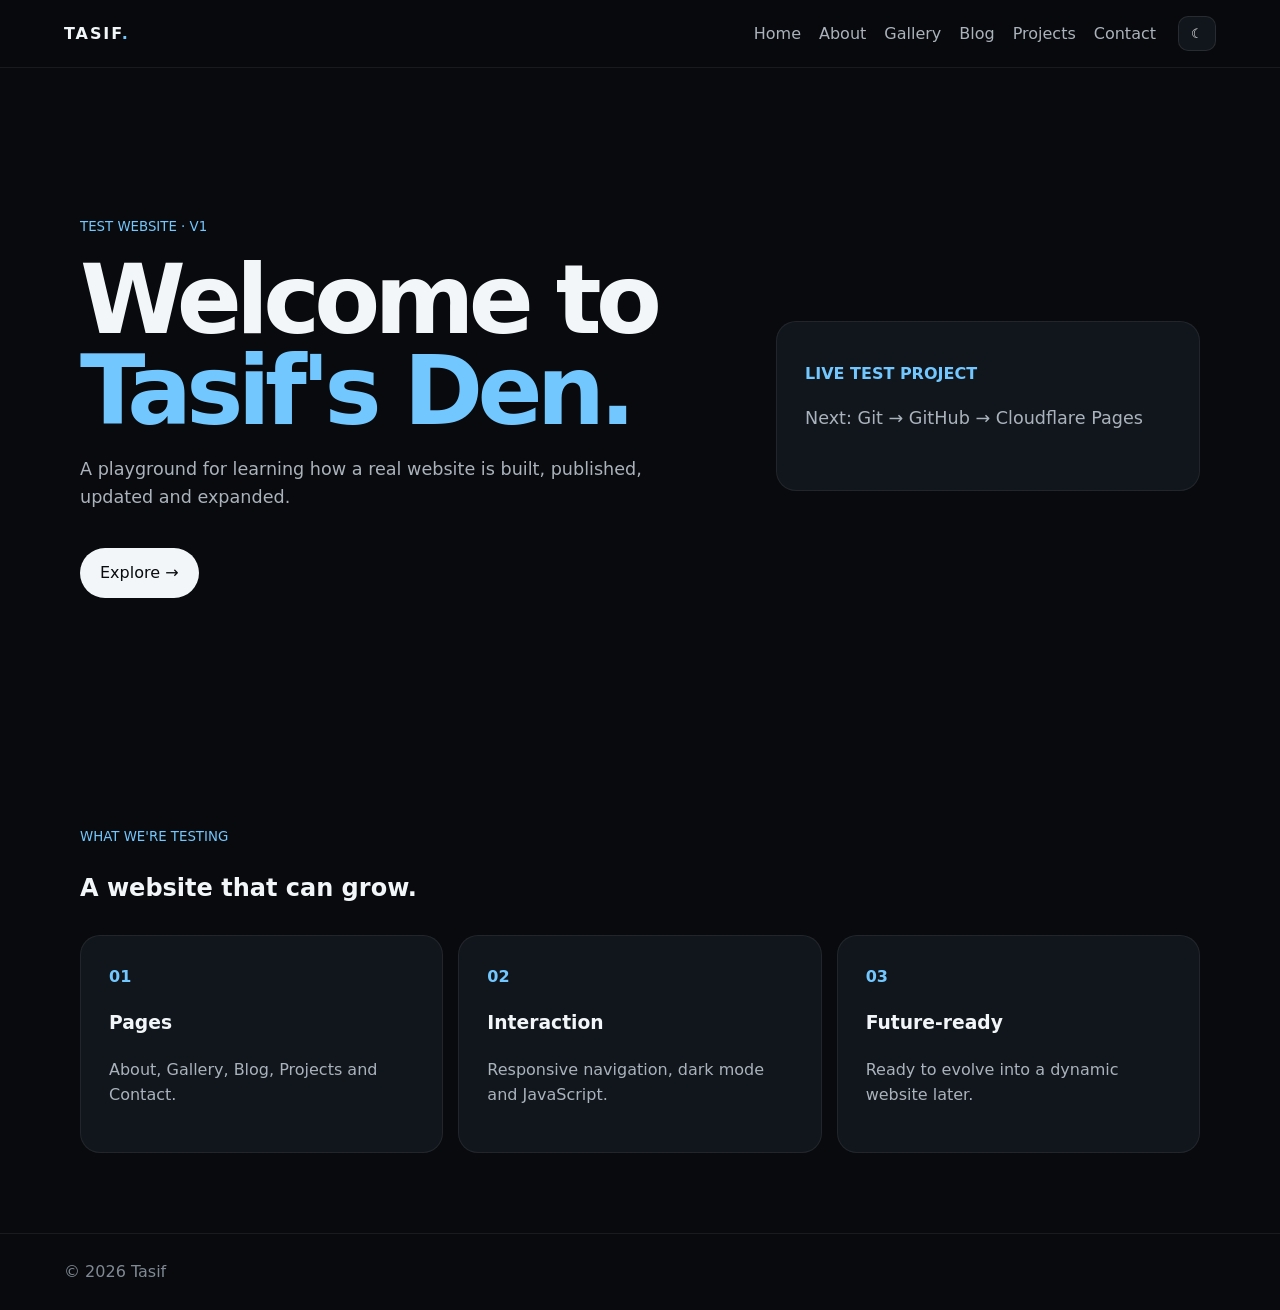
<file: index-old.html>
<!doctype html><html><head><meta charset="utf-8"><meta name="viewport" content="width=device-width,initial-scale=1"><title>Tasif's Test Site</title><link rel="stylesheet" href="css/style.css"></head><body>
<header><a class="logo" href="index.html">TASIF<span>.</span></a><button id="menu">☰</button><nav><a href="index.html">Home</a><a href="about.html">About</a><a href="gallery.html">Gallery</a><a href="blog.html">Blog</a><a href="projects.html">Projects</a><a href="contact.html">Contact</a></nav><button id="theme">☾</button></header>
<main><section class="hero"><div><small>TEST WEBSITE · V1</small><h1>Welcome to<br><span>Tasif's Den.</span></h1><p>A playground for learning how a real website is built, published, updated and expanded.</p><a class="btn" href="about.html">Explore →</a></div><div class="feature"><b>LIVE TEST PROJECT</b><p>Next: Git → GitHub → Cloudflare Pages</p></div></section><section><small>WHAT WE'RE TESTING</small><h2>A website that can grow.</h2><div class="grid"><article><b>01</b><h3>Pages</h3><p>About, Gallery, Blog, Projects and Contact.</p></article><article><b>02</b><h3>Interaction</h3><p>Responsive navigation, dark mode and JavaScript.</p></article><article><b>03</b><h3>Future-ready</h3><p>Ready to evolve into a dynamic website later.</p></article></div></section></main><footer>© <span class="year"></span> Tasif</footer><script src="js/app.js"></script></body></html>
</file>
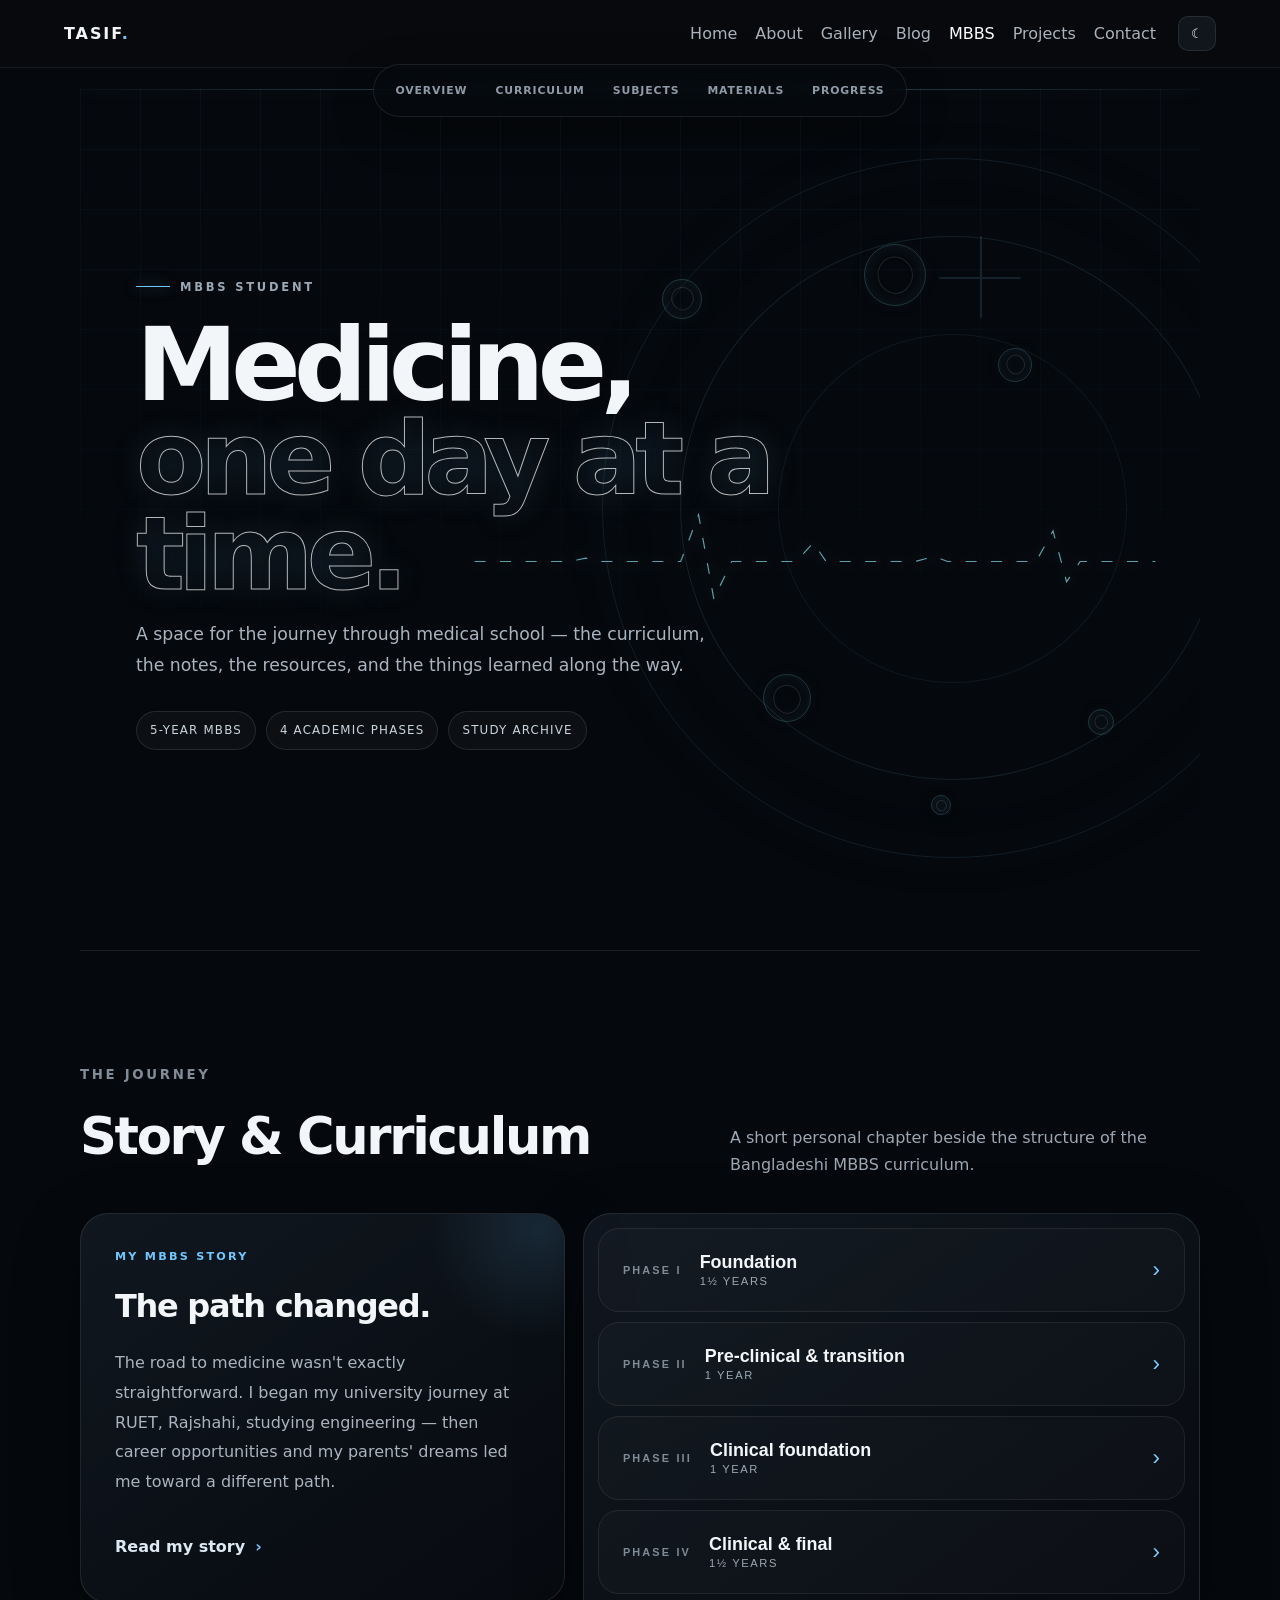
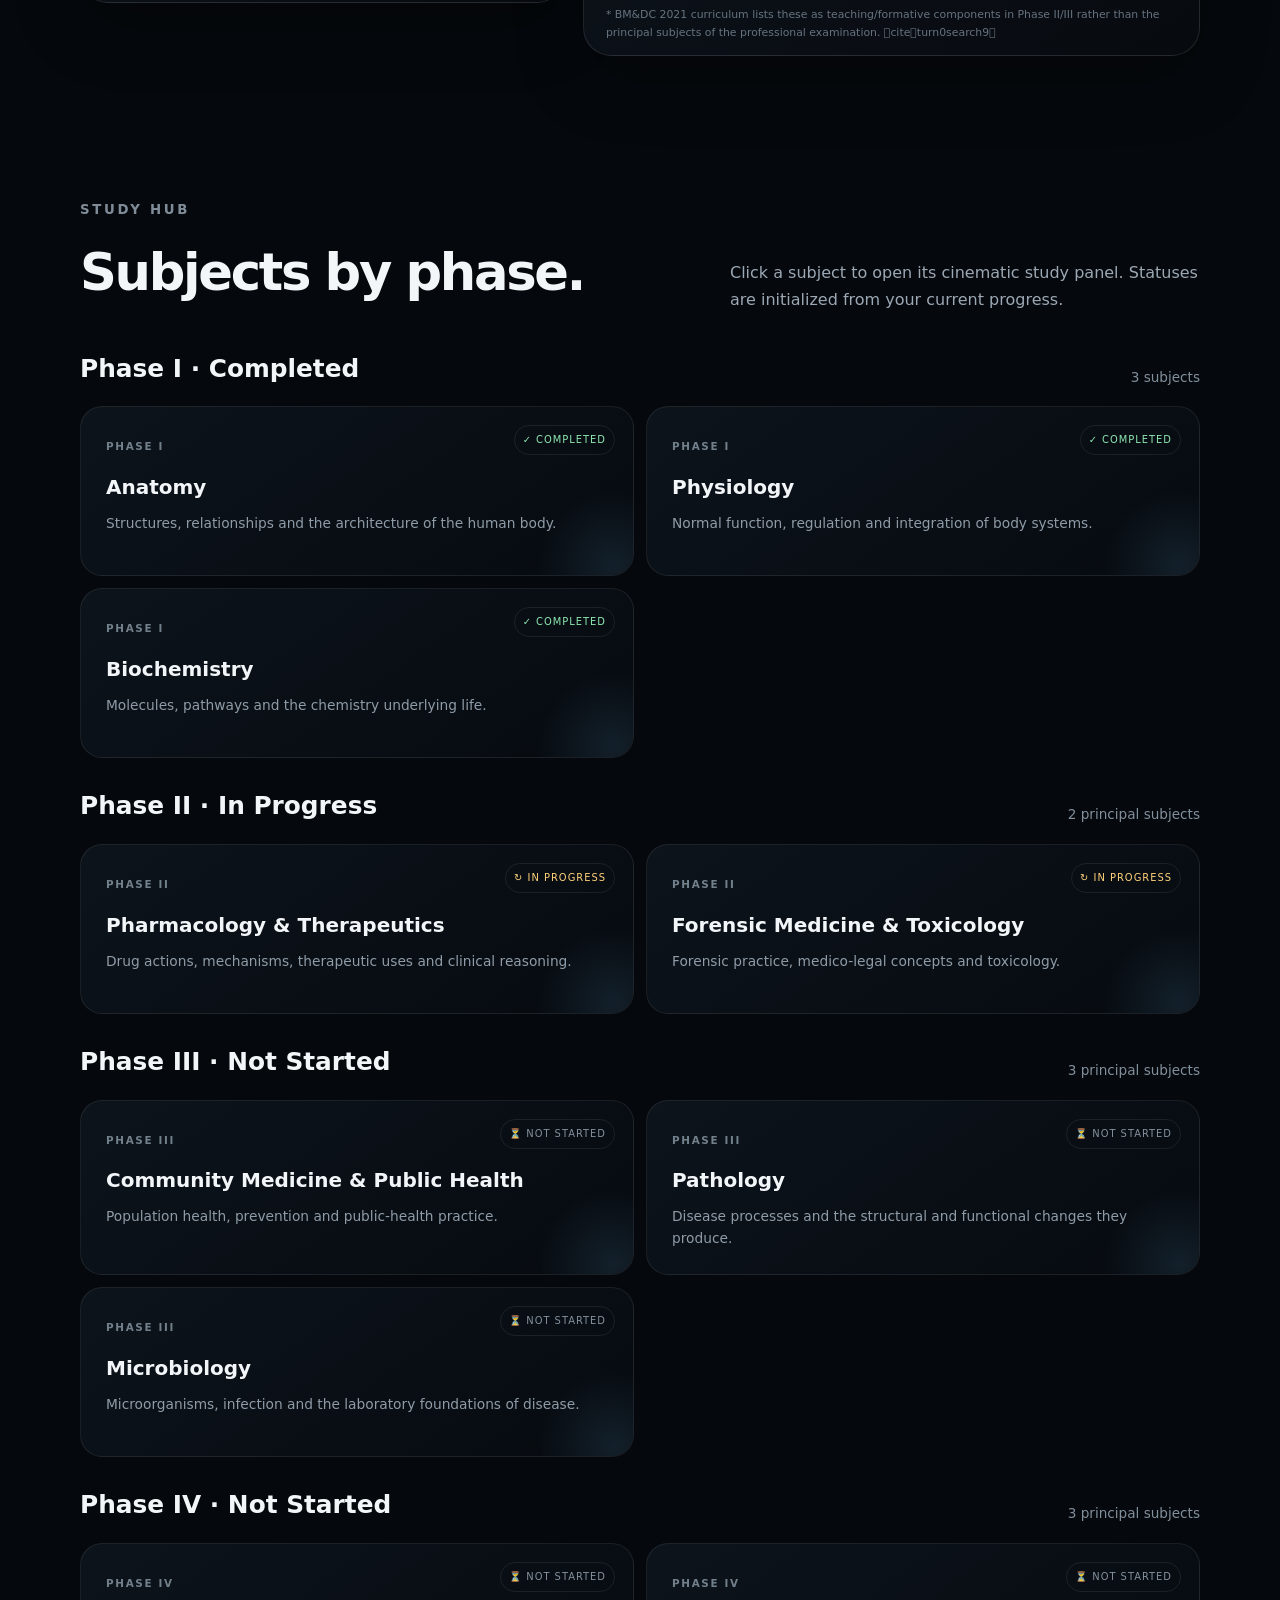
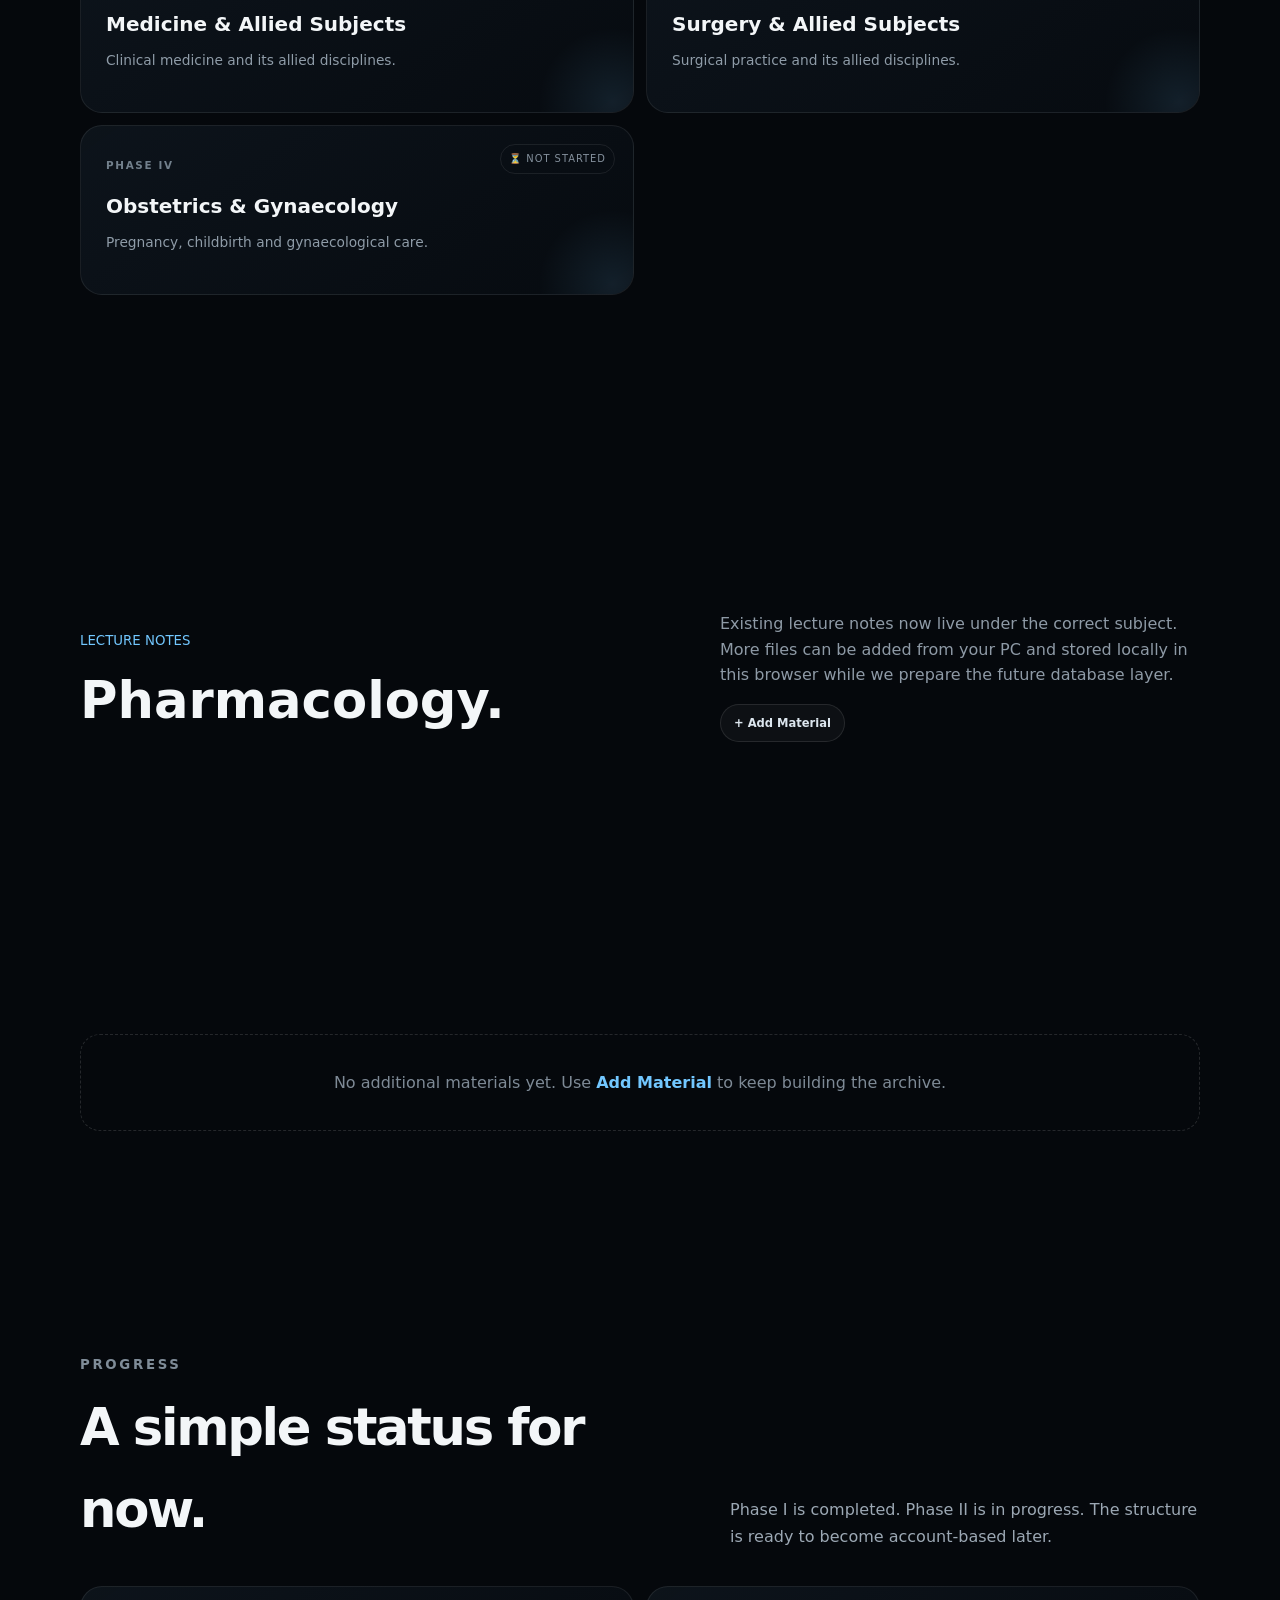
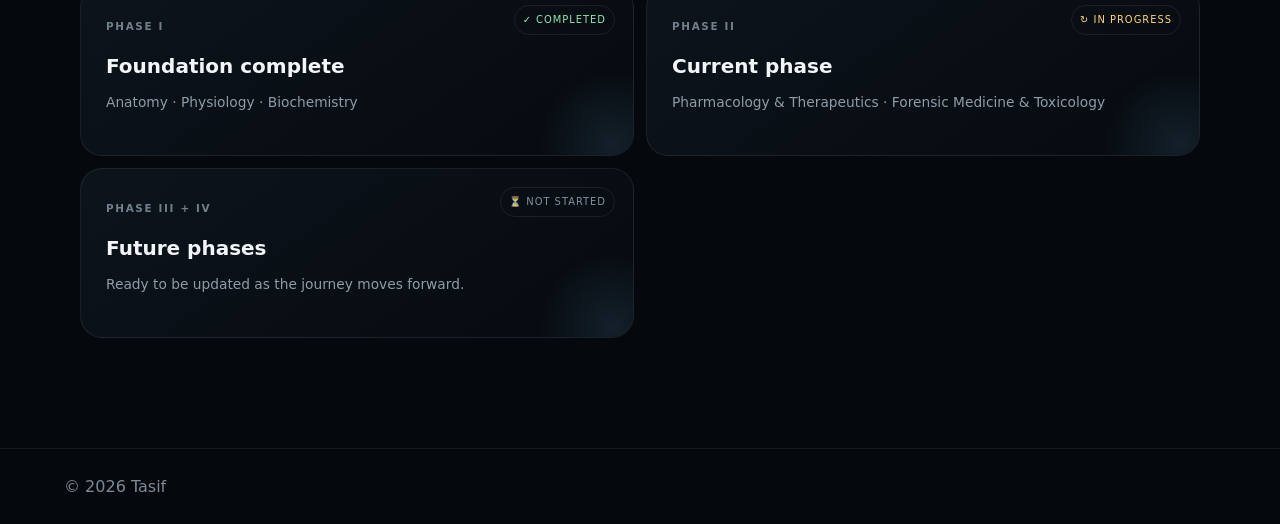
<file: mbbs.html>
<!doctype html>
<html lang="en">
<head>
<meta charset="utf-8"><meta name="viewport" content="width=device-width,initial-scale=1">
<title>MBBS Student — Tasif</title>
<link rel="stylesheet" href="css/style.css"><link rel="stylesheet" href="css/immersive.css"><link rel="stylesheet" href="css/mbbs.css">
</head>
<body class="mbbs-page">
<header><a class="logo" href="index.html">TASIF<span>.</span></a><button id="menu">☰</button><nav><a href="index.html">Home</a><a href="about.html">About</a><a href="gallery.html">Gallery</a><a href="blog.html">Blog</a><a class="active" href="mbbs.html">MBBS</a><a href="projects.html">Projects</a><a href="contact.html">Contact</a></nav><button id="theme">☾</button></header>

<div class="mbbs-subnav"><a href="#overview">Overview</a><a href="#curriculum">Curriculum</a><a href="#study">Subjects</a><a href="#materials">Materials</a><a href="#progress">Progress</a></div>

<main>
<section class="mbbs-hero" id="overview">
  <div class="med-grid"></div><div class="hero-scan"></div><div class="med-orbit"></div>
  <div class="med-pulse"><svg viewBox="0 0 800 180" aria-hidden="true"><path d="M0 100 H90 L112 100 L130 96 L148 100 H205 L222 100 L242 100 L263 45 L281 144 L302 100 H345 L360 100 L378 100 L398 78 L413 100 H500 L518 100 L540 94 L556 100 H620 L640 100 L660 100 L680 64 L696 124 L712 100 H800"/></svg></div>
  <div class="med-cells" aria-hidden="true">
    <i class="med-cell" style="--s:62px;--x:70%;--y:18%;--d:7s"></i><i class="med-cell" style="--s:34px;--x:82%;--y:30%;--d:5s"></i><i class="med-cell" style="--s:48px;--x:61%;--y:68%;--d:8s"></i><i class="med-cell" style="--s:26px;--x:90%;--y:72%;--d:6s"></i><i class="med-cell" style="--s:40px;--x:52%;--y:22%;--d:9s"></i><i class="med-cell" style="--s:20px;--x:76%;--y:82%;--d:5.5s"></i>
  </div><div class="med-cross" aria-hidden="true"></div>
  <div class="mbbs-hero-inner">
    <div class="mbbs-kicker">MBBS STUDENT</div>
    <h1>Medicine,<span>one day at a time.</span></h1>
    <p class="mbbs-hero-copy">A space for the journey through medical school — the curriculum, the notes, the resources, and the things learned along the way.</p>
    <div class="mbbs-hero-meta"><span class="mbbs-chip">5-Year MBBS</span><span class="mbbs-chip">4 Academic Phases</span><span class="mbbs-chip">Study Archive</span></div>
  </div>
</section>

<section class="mbbs-section" id="curriculum">
 <div class="container">
  <div class="mbbs-section-head"><div><small>THE JOURNEY</small><h2>Story & Curriculum</h2></div><p>A short personal chapter beside the structure of the Bangladeshi MBBS curriculum.</p></div>
  <div class="mbbs-two-col">
   <article class="story-card reveal" id="storyCard">
    <div class="story-label">MY MBBS STORY</div><h3>The path changed.</h3>
    <p class="story-short">The road to medicine wasn't exactly straightforward. I began my university journey at RUET, Rajshahi, studying engineering — then career opportunities and my parents' dreams led me toward a different path.</p>
    <div class="story-full"><p>I began my university journey at Rajshahi University of Engineering & Technology (RUET), Rajshahi. Engineering was an important chapter, but over time I found myself reconsidering where I wanted my career to go.</p><p>Career opportunities and my parents' dreams played an important role in that change. The direction eventually shifted toward medicine, leading to the MBBS journey I am on now.</p><p>This page will grow alongside that journey — from the curriculum and lecture notes to the resources, experiences and progress that come with medical school.</p></div>
    <button class="story-toggle" id="storyToggle" aria-expanded="false">Read my story <span>›</span></button>
   </article>
   <div class="curriculum-panel reveal">
    <div class="phase-card"><button class="phase-head" aria-expanded="false"><span class="phase-num">PHASE I</span><span><span class="phase-title">Foundation</span><br><span class="phase-duration">1½ YEARS</span></span><span class="phase-arrow">›</span></button><div class="phase-subjects"><div class="phase-subjects-inner"><div class="subject-list"><span class="subject-pill">Anatomy</span><span class="subject-pill">Physiology</span><span class="subject-pill">Biochemistry</span></div><div class="phase-footer"><span class="phase-status status-completed">✓ Completed</span><a class="explore-phase" href="phase-1.html">Explore Phase →</a></div></div></div></div>
    <div class="phase-card"><button class="phase-head" aria-expanded="false"><span class="phase-num">PHASE II</span><span><span class="phase-title">Pre-clinical & transition</span><br><span class="phase-duration">1 YEAR</span></span><span class="phase-arrow">›</span></button><div class="phase-subjects"><div class="phase-subjects-inner"><div class="subject-list"><span class="subject-pill">Pharmacology & Therapeutics</span><span class="subject-pill">Forensic Medicine & Toxicology</span><span class="subject-pill">General Pathology*</span><span class="subject-pill">General Microbiology*</span><span class="subject-pill">Medicine & Allied*</span><span class="subject-pill">Surgery & Allied*</span></div><div class="phase-footer"><span class="phase-status status-progress">↻ In Progress</span><a class="explore-phase" href="phase-2.html">Explore Phase →</a></div></div></div></div>
    <div class="phase-card"><button class="phase-head" aria-expanded="false"><span class="phase-num">PHASE III</span><span><span class="phase-title">Clinical foundation</span><br><span class="phase-duration">1 YEAR</span></span><span class="phase-arrow">›</span></button><div class="phase-subjects"><div class="phase-subjects-inner"><div class="subject-list"><span class="subject-pill">Community Medicine & Public Health</span><span class="subject-pill">Pathology</span><span class="subject-pill">Microbiology</span><span class="subject-pill">Medicine & Allied*</span><span class="subject-pill">Surgery & Allied*</span><span class="subject-pill">Obstetrics & Gynaecology*</span></div><div class="phase-footer"><span class="phase-status status-not">⏳ Not Started</span><a class="explore-phase" href="phase-3.html">Explore Phase →</a></div></div></div></div>
    <div class="phase-card"><button class="phase-head" aria-expanded="false"><span class="phase-num">PHASE IV</span><span><span class="phase-title">Clinical & final</span><br><span class="phase-duration">1½ YEARS</span></span><span class="phase-arrow">›</span></button><div class="phase-subjects"><div class="phase-subjects-inner"><div class="subject-list"><span class="subject-pill">Medicine & Allied Subjects</span><span class="subject-pill">Surgery & Allied Subjects</span><span class="subject-pill">Obstetrics & Gynaecology</span></div><div class="phase-footer"><span class="phase-status status-not">⏳ Not Started</span><a class="explore-phase" href="phase-4.html">Explore Phase →</a></div></div></div></div>
    <p style="color:#66737f;font-size:.68rem;margin:12px 8px 0">* BM&DC 2021 curriculum lists these as teaching/formative components in Phase II/III rather than the principal subjects of the professional examination. citeturn0search9</p>
   </div>
  </div>
 </div>
</section>

<section class="mbbs-section study-hub" id="study">
 <div class="container">
  <div class="mbbs-section-head"><div><small>STUDY HUB</small><h2>Subjects by phase.</h2></div><p>Click a subject to open its cinematic study panel. Statuses are initialized from your current progress.</p></div>
  <div class="phase-study"><div class="phase-study-header"><h3>Phase I · Completed</h3><p>3 subjects</p></div><div class="subject-grid">
   <article class="subject-card reveal" data-subject="Anatomy" data-phase="PHASE I · 1½ YEARS" data-status="COMPLETED" data-visual="ANATOMICAL SCIENCE" data-intro="The study of the structure and organization of the human body."><span class="subject-phase">PHASE I</span><span class="subject-status status-completed">✓ Completed</span><h4>Anatomy</h4><p>Structures, relationships and the architecture of the human body.</p></article>
   <article class="subject-card reveal" data-subject="Physiology" data-phase="PHASE I · 1½ YEARS" data-status="COMPLETED" data-visual="FUNCTIONAL SCIENCE" data-intro="The study of how the human body and its systems function."><span class="subject-phase">PHASE I</span><span class="subject-status status-completed">✓ Completed</span><h4>Physiology</h4><p>Normal function, regulation and integration of body systems.</p></article>
   <article class="subject-card reveal" data-subject="Biochemistry" data-phase="PHASE I · 1½ YEARS" data-status="COMPLETED" data-visual="MOLECULAR SCIENCE" data-intro="The chemical processes and molecular foundations of living systems."><span class="subject-phase">PHASE I</span><span class="subject-status status-completed">✓ Completed</span><h4>Biochemistry</h4><p>Molecules, pathways and the chemistry underlying life.</p></article>
  </div></div>
  <div class="phase-study"><div class="phase-study-header"><h3>Phase II · In Progress</h3><p>2 principal subjects</p></div><div class="subject-grid">
   <article class="subject-card reveal" data-subject="Pharmacology & Therapeutics" data-phase="PHASE II · 1 YEAR" data-status="IN PROGRESS" data-visual="PHARMACOLOGY" data-intro="A workspace for pharmacology lecture notes, resources and therapeutic learning."><span class="subject-phase">PHASE II</span><span class="subject-status status-progress">↻ In Progress</span><h4>Pharmacology & Therapeutics</h4><p>Drug actions, mechanisms, therapeutic uses and clinical reasoning.</p></article>
   <article class="subject-card reveal" data-subject="Forensic Medicine & Toxicology" data-phase="PHASE II · 1 YEAR" data-status="IN PROGRESS" data-visual="FORENSIC MEDICINE" data-intro="A future workspace for forensic medicine, toxicology notes and resources."><span class="subject-phase">PHASE II</span><span class="subject-status status-progress">↻ In Progress</span><h4>Forensic Medicine & Toxicology</h4><p>Forensic practice, medico-legal concepts and toxicology.</p></article>
  </div></div>
  <div class="phase-study"><div class="phase-study-header"><h3>Phase III · Not Started</h3><p>3 principal subjects</p></div><div class="subject-grid">
   <article class="subject-card reveal" data-subject="Community Medicine & Public Health" data-phase="PHASE III · 1 YEAR" data-status="NOT STARTED" data-visual="PUBLIC HEALTH" data-intro="A future workspace for community medicine and public health study materials."><span class="subject-phase">PHASE III</span><span class="subject-status status-not">⏳ Not Started</span><h4>Community Medicine & Public Health</h4><p>Population health, prevention and public-health practice.</p></article>
   <article class="subject-card reveal" data-subject="Pathology" data-phase="PHASE III · 1 YEAR" data-status="NOT STARTED" data-visual="PATHOLOGY" data-intro="A future workspace for pathology notes, microscopy and resources."><span class="subject-phase">PHASE III</span><span class="subject-status status-not">⏳ Not Started</span><h4>Pathology</h4><p>Disease processes and the structural and functional changes they produce.</p></article>
   <article class="subject-card reveal" data-subject="Microbiology" data-phase="PHASE III · 1 YEAR" data-status="NOT STARTED" data-visual="MICROBIOLOGY" data-intro="A future workspace for microbiology notes and resources."><span class="subject-phase">PHASE III</span><span class="subject-status status-not">⏳ Not Started</span><h4>Microbiology</h4><p>Microorganisms, infection and the laboratory foundations of disease.</p></article>
  </div></div>
  <div class="phase-study"><div class="phase-study-header"><h3>Phase IV · Not Started</h3><p>3 principal subjects</p></div><div class="subject-grid">
   <article class="subject-card reveal" data-subject="Medicine & Allied Subjects" data-phase="PHASE IV · 1½ YEARS" data-status="NOT STARTED" data-visual="CLINICAL MEDICINE" data-intro="A future clinical workspace for medicine and allied subjects."><span class="subject-phase">PHASE IV</span><span class="subject-status status-not">⏳ Not Started</span><h4>Medicine & Allied Subjects</h4><p>Clinical medicine and its allied disciplines.</p></article>
   <article class="subject-card reveal" data-subject="Surgery & Allied Subjects" data-phase="PHASE IV · 1½ YEARS" data-status="NOT STARTED" data-visual="SURGERY" data-intro="A future clinical workspace for surgery and allied subjects."><span class="subject-phase">PHASE IV</span><span class="subject-status status-not">⏳ Not Started</span><h4>Surgery & Allied Subjects</h4><p>Surgical practice and its allied disciplines.</p></article>
   <article class="subject-card reveal" data-subject="Obstetrics & Gynaecology" data-phase="PHASE IV · 1½ YEARS" data-status="NOT STARTED" data-visual="WOMEN'S HEALTH" data-intro="A future clinical workspace for obstetrics and gynaecology."><span class="subject-phase">PHASE IV</span><span class="subject-status status-not">⏳ Not Started</span><h4>Obstetrics & Gynaecology</h4><p>Pregnancy, childbirth and gynaecological care.</p></article>
  </div></div>
 </div>
</section>

<section class="mbbs-section material-section" id="materials">
 <div class="container">
  <div class="material-toolbar"><div><small>LECTURE NOTES</small><h2>Pharmacology.</h2></div><div><p>Existing lecture notes now live under the correct subject. More files can be added from your PC and stored locally in this browser while we prepare the future database layer.</p><button class="upload-btn" id="addMaterialBtn">+ Add Material</button></div></div>
  <form id="materialForm" class="material-form"><label>Title<input id="materialTitle" placeholder="Material title"></label><label>Type<select id="materialType"><option>PDF</option><option>Image</option><option>Document</option><option>Other</option></select></label><label>File<input id="materialFile" type="file" required></label><button class="save-material" type="submit">Save</button></form>
  <div id="fixedMaterials"></div><div id="materialList"></div>
 </div>
</section>

<section class="mbbs-section" id="progress"><div class="container"><div class="mbbs-section-head"><div><small>PROGRESS</small><h2>A simple status for now.</h2></div><p>Phase I is completed. Phase II is in progress. The structure is ready to become account-based later.</p></div><div class="subject-grid"><article class="subject-card reveal"><span class="subject-phase">PHASE I</span><span class="subject-status status-completed">✓ Completed</span><h4>Foundation complete</h4><p>Anatomy · Physiology · Biochemistry</p></article><article class="subject-card reveal"><span class="subject-phase">PHASE II</span><span class="subject-status status-progress">↻ In Progress</span><h4>Current phase</h4><p>Pharmacology & Therapeutics · Forensic Medicine & Toxicology</p></article><article class="subject-card reveal"><span class="subject-phase">PHASE III + IV</span><span class="subject-status status-not">⏳ Not Started</span><h4>Future phases</h4><p>Ready to be updated as the journey moves forward.</p></article></div></div></section>
</main>

<div class="subject-modal" id="subjectModal" aria-hidden="true"><div class="modal-panel"><button class="modal-close" id="modalClose" aria-label="Close">×</button><div class="modal-kicker" id="modalKicker">MEDICAL SUBJECT</div><h3 id="modalTitle">Subject</h3><p class="modal-intro" id="modalIntro"></p><div class="modal-stats"><span class="modal-stat" id="modalStatus">NOT STARTED</span><span class="modal-stat" id="modalPhase"></span><span class="modal-stat">Notes · Resources · Progress</span></div><div class="modal-actions"><button class="modal-primary" id="modalExplore">Explore Subject →</button><button class="modal-secondary" id="modalClose2" onclick="document.getElementById('modalClose').click()">Close</button></div></div></div>
<footer>© <span class="year"></span> Tasif</footer>
<script src="js/app.js"></script><script src="js/immersive.js"></script><script src="js/mbbs.js"></script>
</body></html>
</file>
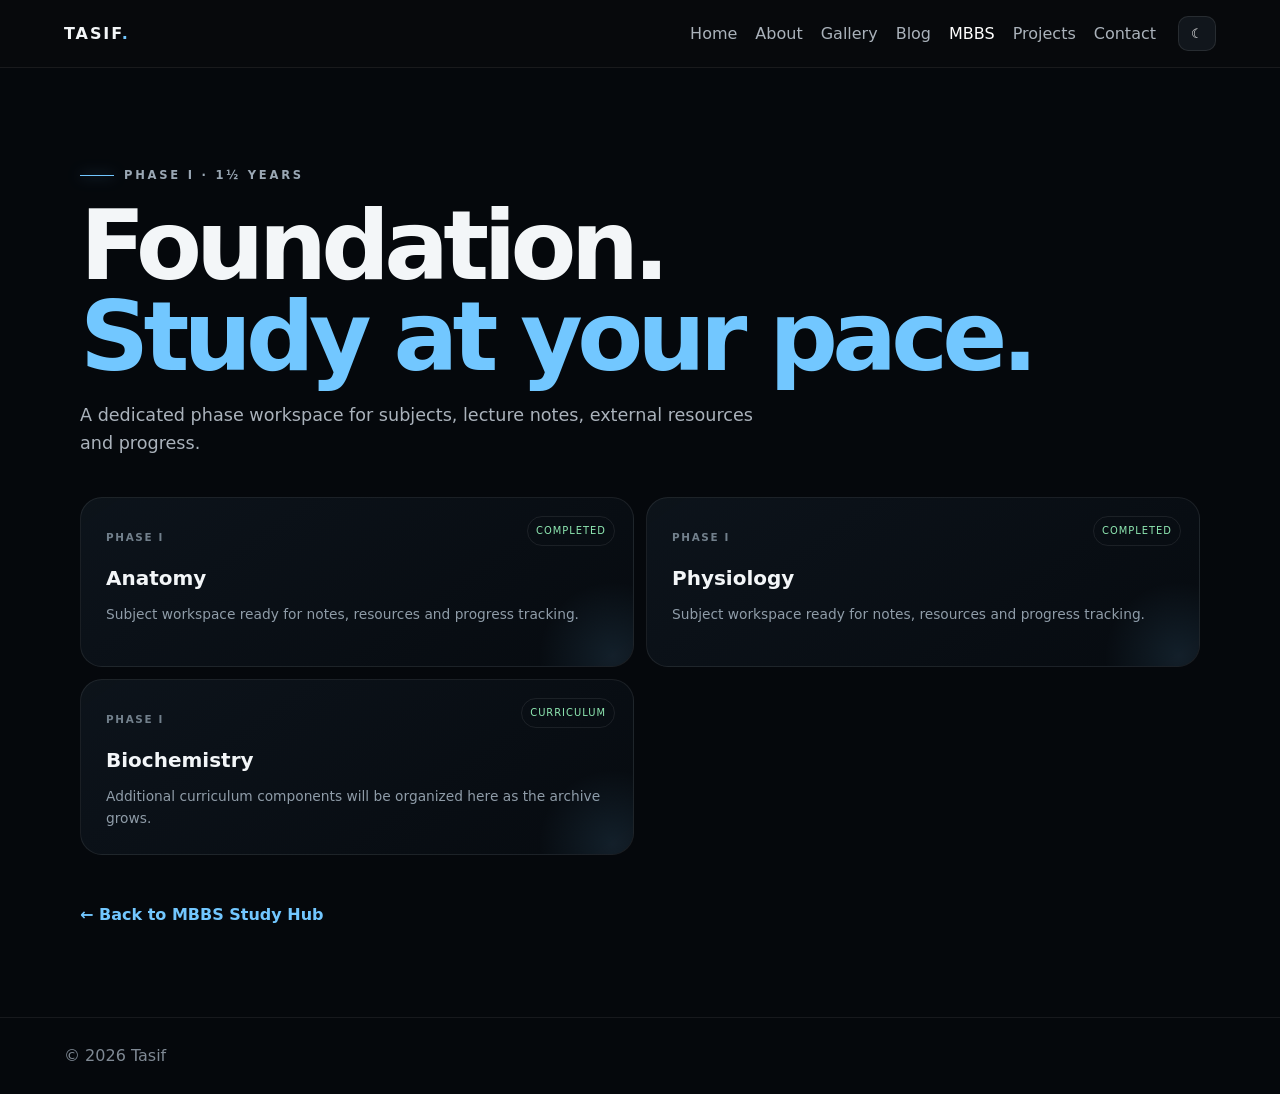
<file: phase-1.html>
<!doctype html><html lang="en"><head><meta charset="utf-8"><meta name="viewport" content="width=device-width,initial-scale=1"><title>PHASE I — MBBS</title><link rel="stylesheet" href="css/style.css"><link rel="stylesheet" href="css/immersive.css"><link rel="stylesheet" href="css/mbbs.css"></head><body class="mbbs-page"><header><a class="logo" href="index.html">TASIF<span>.</span></a><button id="menu">☰</button><nav><a href="index.html">Home</a><a href="about.html">About</a><a href="gallery.html">Gallery</a><a href="blog.html">Blog</a><a class="active" href="mbbs.html">MBBS</a><a href="projects.html">Projects</a><a href="contact.html">Contact</a></nav><button id="theme">☾</button></header><main class="page immersive-page"><div class="mbbs-kicker">PHASE I · 1½ YEARS</div><h1>Foundation.<br><span>Study at your pace.</span></h1><p class="lead">A dedicated phase workspace for subjects, lecture notes, external resources and progress.</p><div class="subject-grid" style="margin-top:40px"><article class="subject-card reveal"><span class="subject-phase">PHASE I</span><span class="subject-status status-completed">COMPLETED</span><h4>Anatomy</h4><p>Subject workspace ready for notes, resources and progress tracking.</p></article><article class="subject-card reveal"><span class="subject-phase">PHASE I</span><span class="subject-status status-completed">COMPLETED</span><h4>Physiology</h4><p>Subject workspace ready for notes, resources and progress tracking.</p></article><article class="subject-card reveal"><span class="subject-phase">PHASE I</span><span class="subject-status status-completed">CURRICULUM</span><h4>Biochemistry</h4><p>Additional curriculum components will be organized here as the archive grows.</p></article></div><div style="margin-top:35px"><a class="more-link" href="mbbs.html#study">← Back to MBBS Study Hub</a></div></main><footer>© <span class="year"></span> Tasif</footer><script src="js/app.js"></script><script src="js/immersive.js"></script></body></html>
</file>
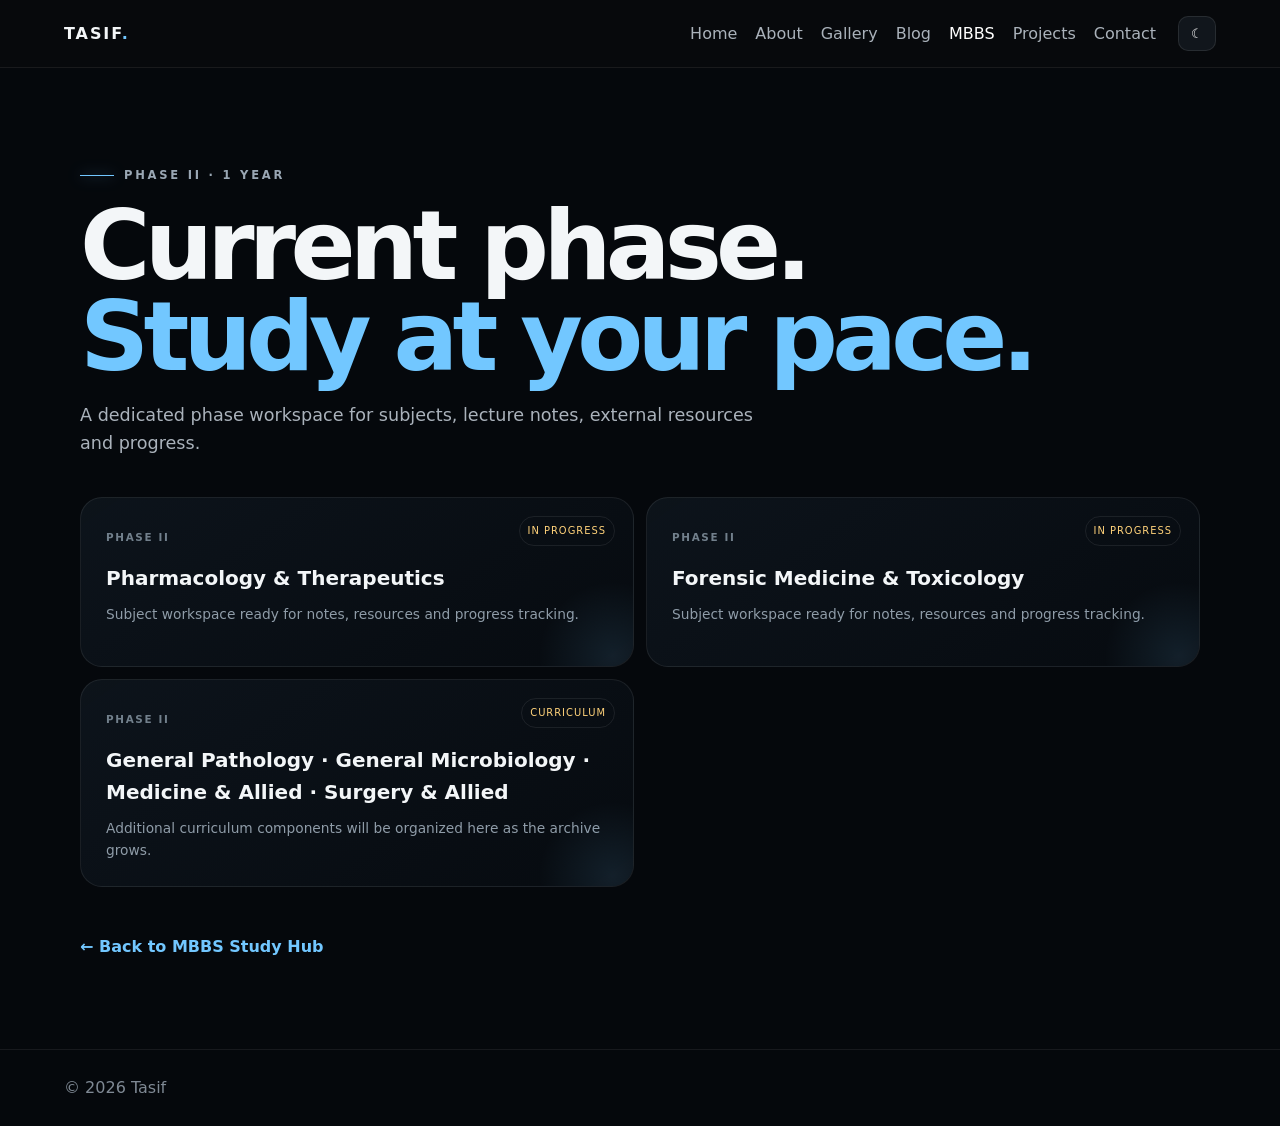
<file: phase-2.html>
<!doctype html><html lang="en"><head><meta charset="utf-8"><meta name="viewport" content="width=device-width,initial-scale=1"><title>PHASE II — MBBS</title><link rel="stylesheet" href="css/style.css"><link rel="stylesheet" href="css/immersive.css"><link rel="stylesheet" href="css/mbbs.css"></head><body class="mbbs-page"><header><a class="logo" href="index.html">TASIF<span>.</span></a><button id="menu">☰</button><nav><a href="index.html">Home</a><a href="about.html">About</a><a href="gallery.html">Gallery</a><a href="blog.html">Blog</a><a class="active" href="mbbs.html">MBBS</a><a href="projects.html">Projects</a><a href="contact.html">Contact</a></nav><button id="theme">☾</button></header><main class="page immersive-page"><div class="mbbs-kicker">PHASE II · 1 YEAR</div><h1>Current phase.<br><span>Study at your pace.</span></h1><p class="lead">A dedicated phase workspace for subjects, lecture notes, external resources and progress.</p><div class="subject-grid" style="margin-top:40px"><article class="subject-card reveal"><span class="subject-phase">PHASE II</span><span class="subject-status status-progress">IN PROGRESS</span><h4>Pharmacology & Therapeutics</h4><p>Subject workspace ready for notes, resources and progress tracking.</p></article><article class="subject-card reveal"><span class="subject-phase">PHASE II</span><span class="subject-status status-progress">IN PROGRESS</span><h4>Forensic Medicine & Toxicology</h4><p>Subject workspace ready for notes, resources and progress tracking.</p></article><article class="subject-card reveal"><span class="subject-phase">PHASE II</span><span class="subject-status status-progress">CURRICULUM</span><h4>General Pathology · General Microbiology · Medicine & Allied · Surgery & Allied</h4><p>Additional curriculum components will be organized here as the archive grows.</p></article></div><div style="margin-top:35px"><a class="more-link" href="mbbs.html#study">← Back to MBBS Study Hub</a></div></main><footer>© <span class="year"></span> Tasif</footer><script src="js/app.js"></script><script src="js/immersive.js"></script></body></html>
</file>
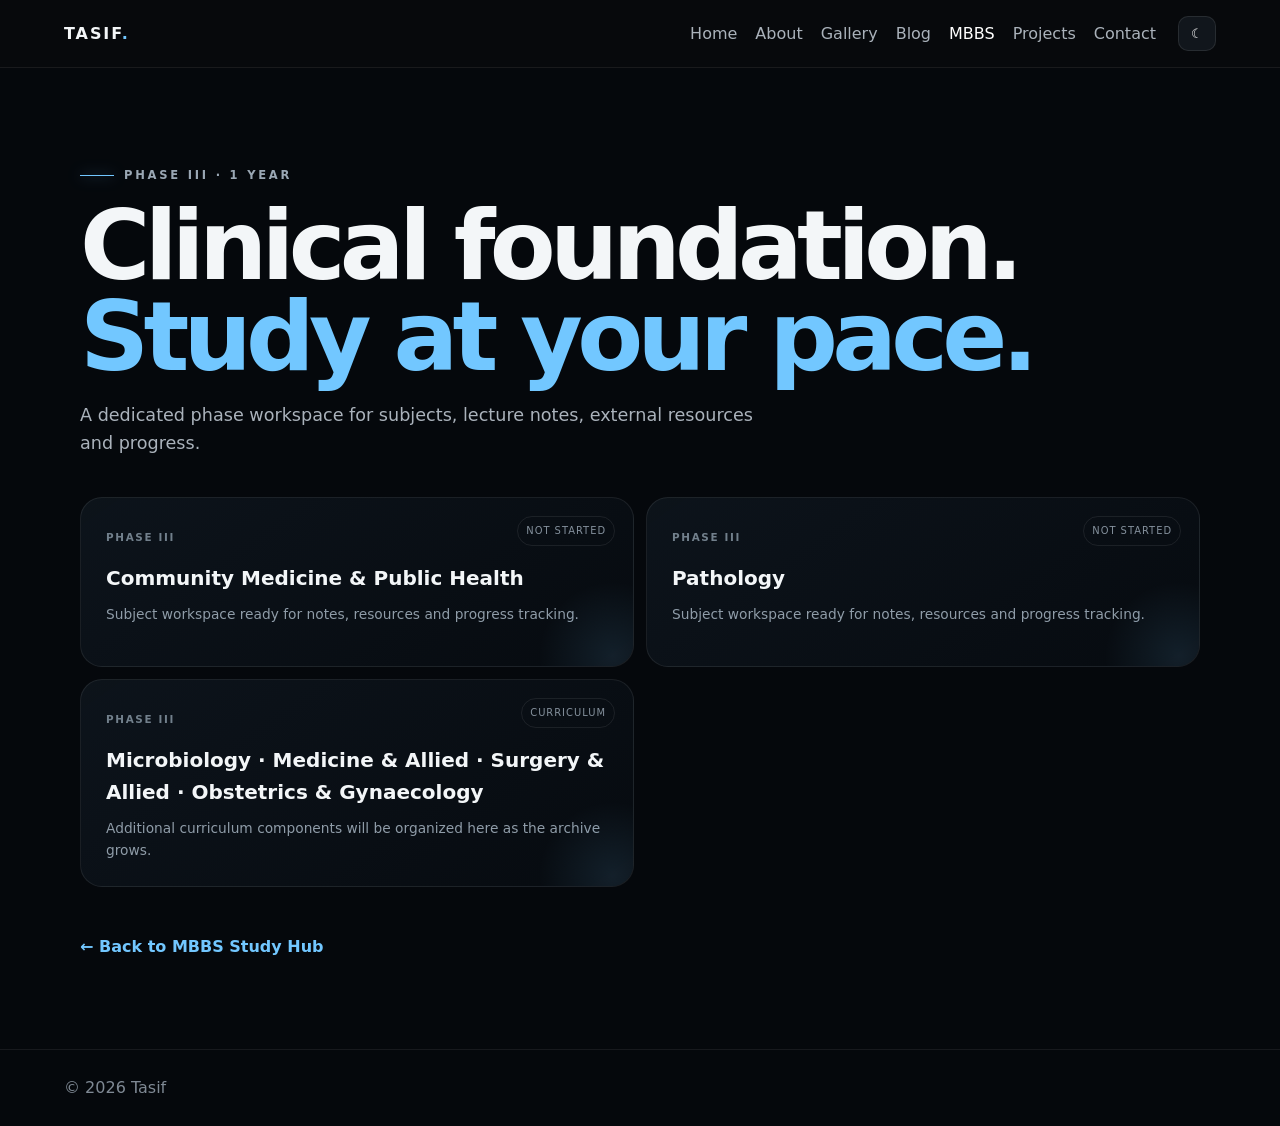
<file: phase-3.html>
<!doctype html><html lang="en"><head><meta charset="utf-8"><meta name="viewport" content="width=device-width,initial-scale=1"><title>PHASE III — MBBS</title><link rel="stylesheet" href="css/style.css"><link rel="stylesheet" href="css/immersive.css"><link rel="stylesheet" href="css/mbbs.css"></head><body class="mbbs-page"><header><a class="logo" href="index.html">TASIF<span>.</span></a><button id="menu">☰</button><nav><a href="index.html">Home</a><a href="about.html">About</a><a href="gallery.html">Gallery</a><a href="blog.html">Blog</a><a class="active" href="mbbs.html">MBBS</a><a href="projects.html">Projects</a><a href="contact.html">Contact</a></nav><button id="theme">☾</button></header><main class="page immersive-page"><div class="mbbs-kicker">PHASE III · 1 YEAR</div><h1>Clinical foundation.<br><span>Study at your pace.</span></h1><p class="lead">A dedicated phase workspace for subjects, lecture notes, external resources and progress.</p><div class="subject-grid" style="margin-top:40px"><article class="subject-card reveal"><span class="subject-phase">PHASE III</span><span class="subject-status status-not">NOT STARTED</span><h4>Community Medicine & Public Health</h4><p>Subject workspace ready for notes, resources and progress tracking.</p></article><article class="subject-card reveal"><span class="subject-phase">PHASE III</span><span class="subject-status status-not">NOT STARTED</span><h4>Pathology</h4><p>Subject workspace ready for notes, resources and progress tracking.</p></article><article class="subject-card reveal"><span class="subject-phase">PHASE III</span><span class="subject-status status-not">CURRICULUM</span><h4>Microbiology · Medicine & Allied · Surgery & Allied · Obstetrics & Gynaecology</h4><p>Additional curriculum components will be organized here as the archive grows.</p></article></div><div style="margin-top:35px"><a class="more-link" href="mbbs.html#study">← Back to MBBS Study Hub</a></div></main><footer>© <span class="year"></span> Tasif</footer><script src="js/app.js"></script><script src="js/immersive.js"></script></body></html>
</file>
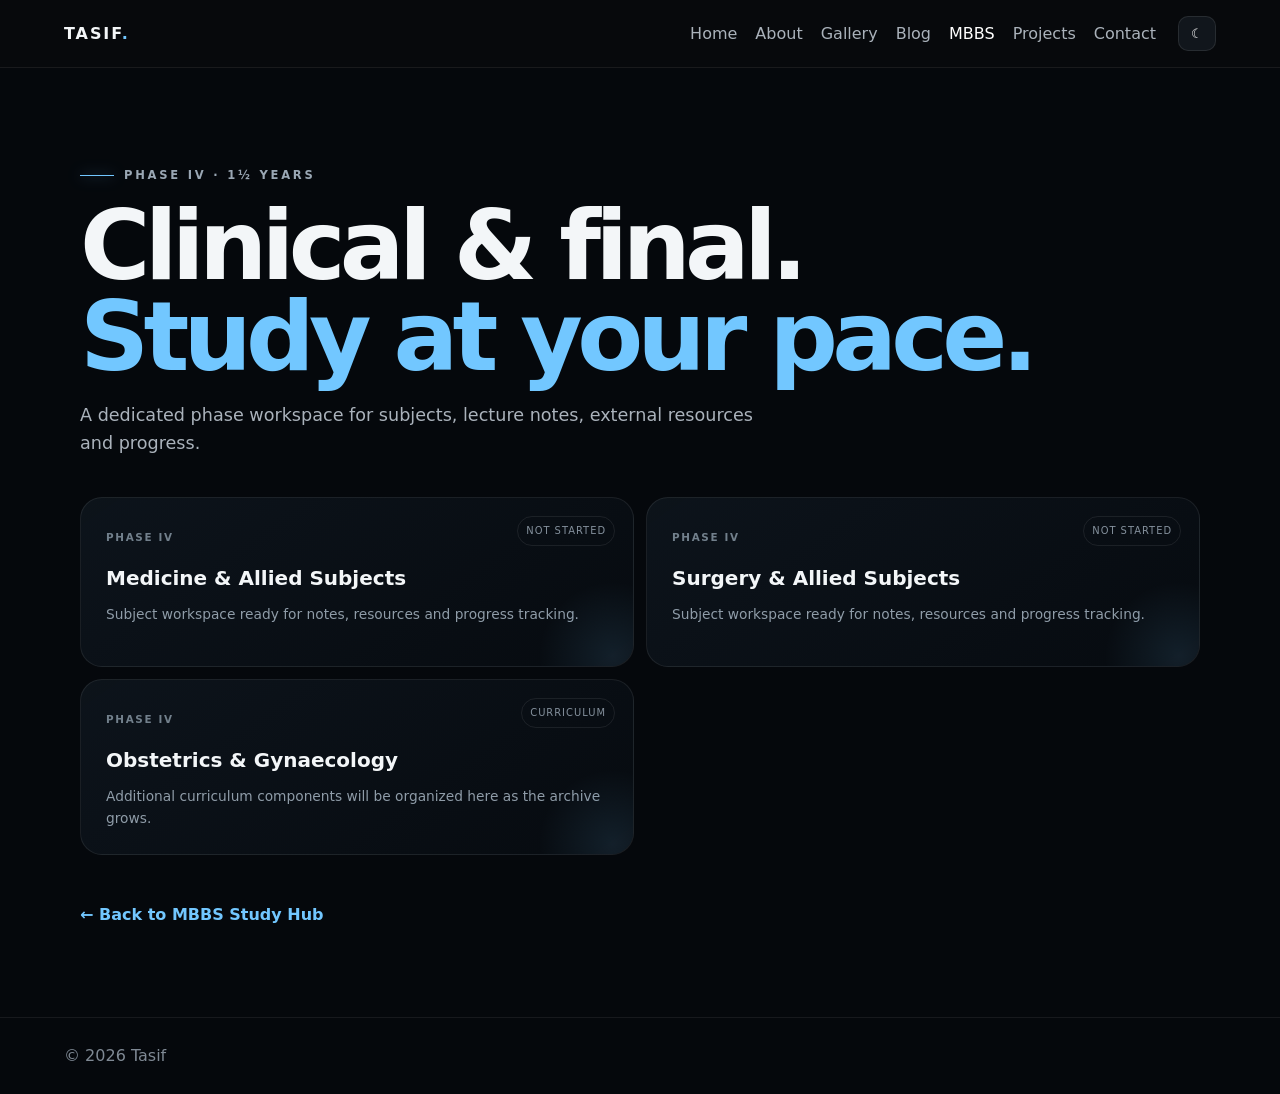
<file: phase-4.html>
<!doctype html><html lang="en"><head><meta charset="utf-8"><meta name="viewport" content="width=device-width,initial-scale=1"><title>PHASE IV — MBBS</title><link rel="stylesheet" href="css/style.css"><link rel="stylesheet" href="css/immersive.css"><link rel="stylesheet" href="css/mbbs.css"></head><body class="mbbs-page"><header><a class="logo" href="index.html">TASIF<span>.</span></a><button id="menu">☰</button><nav><a href="index.html">Home</a><a href="about.html">About</a><a href="gallery.html">Gallery</a><a href="blog.html">Blog</a><a class="active" href="mbbs.html">MBBS</a><a href="projects.html">Projects</a><a href="contact.html">Contact</a></nav><button id="theme">☾</button></header><main class="page immersive-page"><div class="mbbs-kicker">PHASE IV · 1½ YEARS</div><h1>Clinical & final.<br><span>Study at your pace.</span></h1><p class="lead">A dedicated phase workspace for subjects, lecture notes, external resources and progress.</p><div class="subject-grid" style="margin-top:40px"><article class="subject-card reveal"><span class="subject-phase">PHASE IV</span><span class="subject-status status-not">NOT STARTED</span><h4>Medicine & Allied Subjects</h4><p>Subject workspace ready for notes, resources and progress tracking.</p></article><article class="subject-card reveal"><span class="subject-phase">PHASE IV</span><span class="subject-status status-not">NOT STARTED</span><h4>Surgery & Allied Subjects</h4><p>Subject workspace ready for notes, resources and progress tracking.</p></article><article class="subject-card reveal"><span class="subject-phase">PHASE IV</span><span class="subject-status status-not">CURRICULUM</span><h4>Obstetrics & Gynaecology</h4><p>Additional curriculum components will be organized here as the archive grows.</p></article></div><div style="margin-top:35px"><a class="more-link" href="mbbs.html#study">← Back to MBBS Study Hub</a></div></main><footer>© <span class="year"></span> Tasif</footer><script src="js/app.js"></script><script src="js/immersive.js"></script></body></html>
</file>
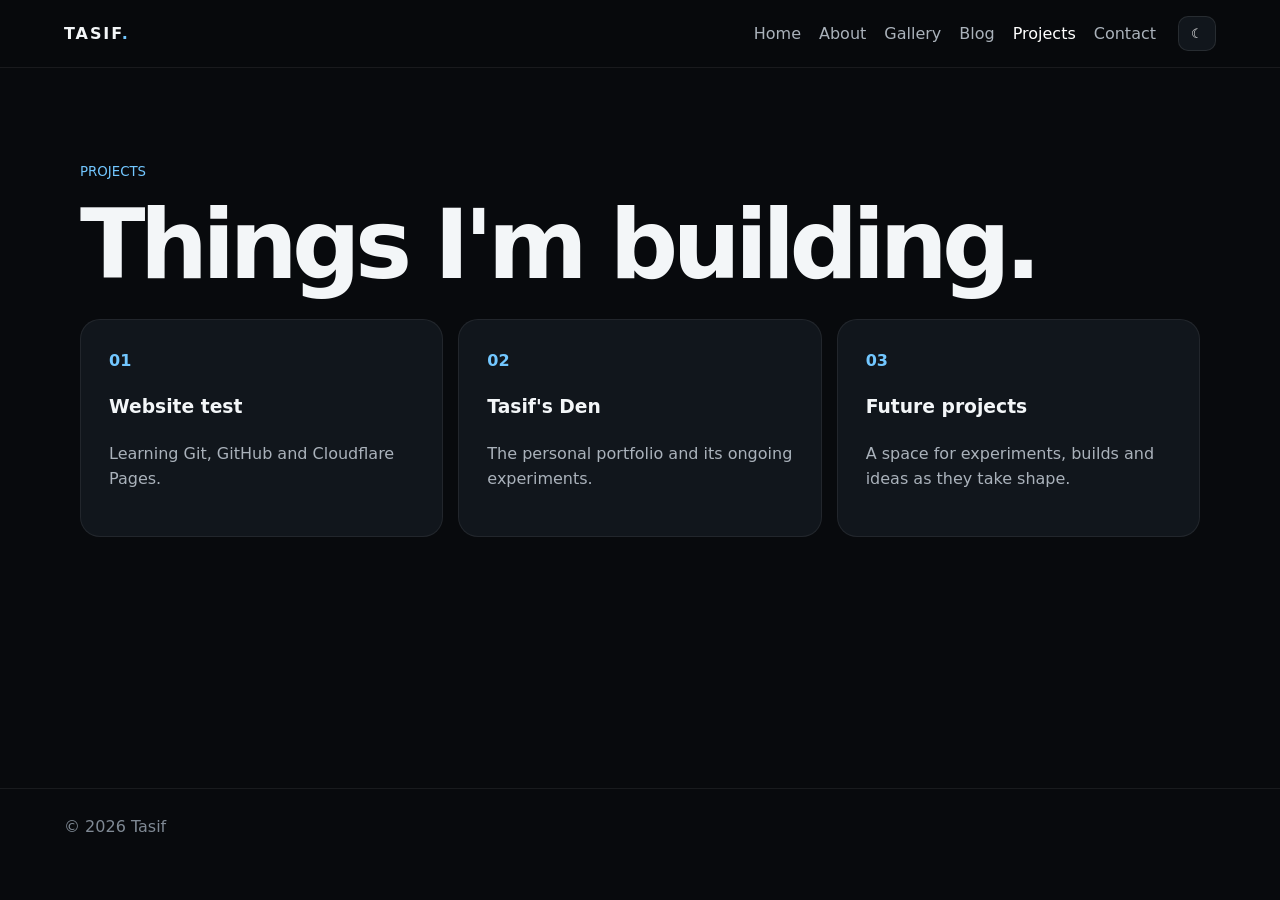
<file: projects.html>
<!doctype html>
<html lang="en">
<head>
<meta charset="utf-8">
<meta name="viewport" content="width=device-width,initial-scale=1">
<title>Projects — Tasif's Den</title>
<link rel="stylesheet" href="css/style.css">
<link rel="stylesheet" href="css/immersive.css"></head>
<body>
<header>
  <a class="logo" href="index.html">TASIF<span>.</span></a>
  <button id="menu">☰</button>
  <nav>
    <a href="index.html">Home</a>
    <a href="about.html">About</a>
    <a href="gallery.html">Gallery</a>
    <a href="blog.html">Blog</a>
    <a class="active" href="projects.html">Projects</a>
    <a href="contact.html">Contact</a>
  </nav>
  <button id="theme">☾</button>
</header>

<main class="page">
  <small>PROJECTS</small>
  <h1>Things I'm building.</h1>

  <div class="grid">
    <article>
      <b>01</b>
      <h3>Website test</h3>
      <p>Learning Git, GitHub and Cloudflare Pages.</p>
    </article>

    <article>
      <b>02</b>
      <h3>Tasif's Den</h3>
      <p>The personal portfolio and its ongoing experiments.</p>
    </article>

    <article>
      <b>03</b>
      <h3>Future projects</h3>
      <p>A space for experiments, builds and ideas as they take shape.</p>
    </article>
  </div>
</main>

<footer>© <span class="year"></span> Tasif</footer>
<script src="js/app.js"></script>
<script src="js/immersive.js"></script></body>
</html>
</file>
<file: css/style.css>
*{box-sizing:border-box}body{margin:0;background:#080a0d;color:#f3f6f8;font:16px/1.6 system-ui,sans-serif}a{color:inherit;text-decoration:none}header{position:sticky;top:0;z-index:5;display:flex;align-items:center;gap:22px;padding:16px 5%;background:#080a0de8;border-bottom:1px solid #ffffff12;backdrop-filter:blur(12px)}.logo{font-weight:900;letter-spacing:.12em}.logo span,h1 span,small,b{color:#72c7ff}nav{display:flex;gap:18px;margin-left:auto}nav a{color:#aab2bb}nav a:hover,nav a.active{color:#fff}button{border:1px solid #ffffff18;background:#11161c;color:#fff;border-radius:10px;padding:9px 12px;cursor:pointer}#menu{display:none}.hero,section,.page{width:min(1120px,90%);margin:auto}.hero{min-height:75vh;display:grid;grid-template-columns:1.2fr .8fr;align-items:center;gap:60px}.hero h1,.page h1{font-size:clamp(3rem,8vw,6rem);line-height:.95;letter-spacing:-.06em;margin:16px 0}.hero p,.page>p{color:#aab2bb;max-width:680px;font-size:1.1rem}.btn{display:inline-block;margin-top:20px;padding:12px 20px;border-radius:999px;background:#f3f6f8;color:#080a0d}.feature,article{background:#11161c;border:1px solid #ffffff12;border-radius:20px;padding:28px}.feature{min-height:170px;display:flex;flex-direction:column;justify-content:center}section{padding:80px 0}.grid{display:grid;grid-template-columns:repeat(3,1fr);gap:15px;margin-top:28px}article p,.post p,#msg{color:#aab2bb}.page{padding:90px 0;min-height:80vh}.photos{display:grid;grid-template-columns:repeat(2,1fr);gap:15px;margin-top:30px}.photos div{aspect-ratio:4/3;border-radius:20px;background:linear-gradient(135deg,#171e26,#0d1116);border:1px solid #ffffff12;display:grid;place-items:center;color:#68727d;font-weight:800;letter-spacing:.1em}.post{margin-top:30px;max-width:800px}form{max-width:650px;display:grid;gap:12px}input,textarea{padding:14px;border-radius:12px;border:1px solid #ffffff18;background:#0e1217;color:#fff;font:inherit}textarea{min-height:150px}footer{border-top:1px solid #ffffff12;padding:25px 5%;color:#7f8994}@media(max-width:750px){#menu{display:block;margin-left:auto}nav{display:none;position:absolute;top:65px;left:0;right:0;padding:18px 5%;background:#080a0d;flex-direction:column}nav.open{display:flex}.hero{grid-template-columns:1fr;padding:60px 0}.grid{grid-template-columns:1fr}.photos{grid-template-columns:1fr}.page{padding:65px 0}}body.light{background:#f5f7f9;color:#111}body.light header{background:#f5f7f9ee}body.light nav a{color:#5b6670}body.light nav a:hover,body.light nav a.active{color:#111}body.light article,body.light .feature{background:#fff;border-color:#0001}body.light input,body.light textarea{background:#fff;color:#111}body.light .hero p,body.light .page>p,body.light article p{color:#59636d}
</file>
<file: css/immersive.css>
html{scroll-behavior:smooth}body{transition:background .45s ease,color .45s ease}.scroll-progress{position:fixed;top:0;left:0;width:0;height:2px;background:#72c7ff;z-index:10000;box-shadow:0 0 14px rgba(114,199,255,.5)}.cursor-dot,.cursor-ring{position:fixed;left:0;top:0;pointer-events:none;z-index:10001;border-radius:50%;transform:translate(-50%,-50%);opacity:0}.cursor-dot{width:6px;height:6px;background:#fff;mix-blend-mode:difference}.cursor-ring{width:34px;height:34px;border:1px solid rgba(255,255,255,.75);mix-blend-mode:difference;transition:width .22s,height .22s,background .22s,border-color .22s}.cursor-ring.active{width:58px;height:58px;background:rgba(255,255,255,.08);border-color:transparent}.cursor-ring.view{width:76px;height:76px;background:rgba(255,255,255,.94);border-color:transparent}.cursor-ring.view:after{content:"VIEW";color:#080b10;font-size:9px;font-weight:800;letter-spacing:.15em;position:absolute;inset:0;display:grid;place-items:center}.reveal{opacity:0;transform:translateY(28px);transition:opacity .75s ease,transform .75s cubic-bezier(.2,.7,.2,1)}.reveal.is-visible{opacity:1;transform:none}.reveal-delay-1{transition-delay:.08s}.reveal-delay-2{transition-delay:.16s}.reveal-delay-3{transition-delay:.24s}.interactive-card,.feature,.interest,.post{transition:transform .35s ease,box-shadow .35s ease,border-color .35s ease}.interactive-card:hover,.feature:hover,.interest:hover{box-shadow:0 18px 45px rgba(0,0,0,.2);border-color:#ffffff2b}.page-transition{opacity:0}.lead{color:#aab2bb;max-width:700px;font-size:1.08rem}.more-link{display:inline-block;margin-top:12px;color:#72c7ff;font-weight:700}.immersive-page{min-height:80vh}.theme-fade{transition:background .45s,color .45s}.interest{cursor:pointer}.interest a{display:block;color:inherit;text-decoration:none}@media(hover:none),(pointer:coarse){.cursor-dot,.cursor-ring{display:none}}@media(prefers-reduced-motion:reduce){html{scroll-behavior:auto}.reveal{opacity:1;transform:none;transition:none}.interactive-card,.feature,.interest{transition:none}}
</file>
<file: css/mbbs.css>
/* MBBS section — page-specific styling. Keeps the shared Tasif's Den system intact. */
:root{--med-blue:#72c7ff;--med-cyan:#8ef0ff;--med-ink:#070b10;--med-panel:rgba(13,19,27,.72);--med-line:rgba(255,255,255,.1)}
body.mbbs-page{overflow-x:hidden;background:#05080c}
.mbbs-hero{position:relative;min-height:calc(100vh - 70px);display:grid;place-items:center;overflow:hidden;border-bottom:1px solid var(--med-line)}
.mbbs-hero-inner{position:relative;z-index:4;width:min(1180px,90%);padding:100px 0 120px}
.mbbs-kicker{display:inline-flex;align-items:center;gap:10px;color:#9aa7b4;font-size:.72rem;font-weight:800;letter-spacing:.24em}
.mbbs-kicker:before{content:"";width:34px;height:1px;background:var(--med-blue);box-shadow:0 0 14px rgba(114,199,255,.7)}
.mbbs-hero h1{max-width:820px;margin:22px 0 18px;font-size:clamp(3.3rem,8vw,7.5rem);line-height:.92;letter-spacing:-.065em}
.mbbs-hero h1 span{display:block;color:transparent;-webkit-text-stroke:1px rgba(255,255,255,.7);text-shadow:0 0 35px rgba(114,199,255,.12)}
.mbbs-hero-copy{max-width:600px;color:#aab4bf;font-size:1.08rem;line-height:1.8}
.mbbs-hero-meta{display:flex;gap:10px;flex-wrap:wrap;margin-top:30px}
.mbbs-chip{padding:9px 13px;border:1px solid var(--med-line);border-radius:999px;color:#cbd4dc;background:rgba(255,255,255,.035);font-size:.74rem;letter-spacing:.1em;text-transform:uppercase;backdrop-filter:blur(12px)}
.med-orbit,.med-grid,.med-pulse,.med-cells,.med-cross{position:absolute;pointer-events:none}
.med-grid{inset:0;background-image:linear-gradient(rgba(114,199,255,.045) 1px,transparent 1px),linear-gradient(90deg,rgba(114,199,255,.045) 1px,transparent 1px);background-size:60px 60px;mask-image:linear-gradient(to bottom,black,transparent 88%);animation:gridDrift 18s linear infinite}
.med-orbit{width:min(58vw,700px);height:min(58vw,700px);right:-8vw;top:8%;border:1px solid rgba(114,199,255,.11);border-radius:50%;box-shadow:inset 0 0 90px rgba(114,199,255,.025),0 0 80px rgba(114,199,255,.025);animation:orbitSpin 24s linear infinite}
.med-orbit:before,.med-orbit:after{content:"";position:absolute;border:1px solid rgba(142,240,255,.1);border-radius:50%;inset:11%;transform:rotate(48deg)}
.med-orbit:after{inset:25%;transform:rotate(-62deg);border-color:rgba(114,199,255,.08)}
.med-pulse{right:4%;top:44%;width:min(54vw,680px);height:170px;opacity:.65}
.med-pulse svg{width:100%;height:100%;overflow:visible}
.med-pulse path{fill:none;stroke:var(--med-cyan);stroke-width:1.4;stroke-linecap:round;stroke-dasharray:12 18;animation:ecgMove 4s linear infinite;filter:drop-shadow(0 0 8px rgba(142,240,255,.55))}
.med-cells{inset:0;overflow:hidden}
.med-cell{position:absolute;width:var(--s);height:var(--s);left:var(--x);top:var(--y);border:1px solid rgba(142,240,255,.2);border-radius:50%;box-shadow:inset 0 0 18px rgba(114,199,255,.08),0 0 20px rgba(114,199,255,.04);animation:cellFloat var(--d) ease-in-out infinite alternate}
.med-cell:before{content:"";position:absolute;inset:20%;border:1px solid rgba(255,255,255,.11);border-radius:48% 52% 45% 55%;transform:rotate(35deg)}
.med-cross{right:16%;top:17%;width:82px;height:82px;opacity:.13;animation:crossFloat 7s ease-in-out infinite}
.med-cross:before,.med-cross:after{content:"";position:absolute;background:var(--med-blue);border-radius:3px}.med-cross:before{width:100%;height:2px;top:50%}.med-cross:after{height:100%;width:2px;left:50%}
.hero-scan{position:absolute;left:0;right:0;top:0;height:1px;background:linear-gradient(90deg,transparent,rgba(142,240,255,.35),transparent);box-shadow:0 0 18px rgba(142,240,255,.3);animation:scanDown 7s ease-in-out infinite}
.mbbs-section{padding:110px 0}
.mbbs-section-head{display:flex;justify-content:space-between;align-items:end;gap:30px;margin-bottom:35px}
.mbbs-section-head small{color:#7f8c98;letter-spacing:.2em;font-weight:800}
.mbbs-section-head h2{margin:10px 0 0;font-size:clamp(2rem,4vw,4rem);letter-spacing:-.045em}
.mbbs-section-head p{max-width:470px;color:#9ca8b4;line-height:1.7;margin:0}
.mbbs-two-col{display:grid;grid-template-columns:.88fr 1.12fr;gap:18px;align-items:start}
.story-card,.curriculum-panel{position:relative;border:1px solid var(--med-line);border-radius:28px;background:linear-gradient(145deg,rgba(18,25,34,.88),rgba(8,12,17,.76));box-shadow:0 20px 70px rgba(0,0,0,.22);overflow:hidden}
.story-card{padding:34px;min-height:390px}
.story-card:before{content:"";position:absolute;width:230px;height:230px;right:-90px;top:-100px;border-radius:50%;background:radial-gradient(circle,rgba(114,199,255,.13),transparent 68%)}
.story-label{color:var(--med-blue);font-size:.7rem;letter-spacing:.2em;font-weight:800}
.story-card h3{font-size:2rem;margin:15px 0 15px;letter-spacing:-.04em}
.story-short,.story-full{color:#aab4bf;line-height:1.85;font-size:1rem}
.story-full{display:none;margin-top:12px}
.story-card.expanded .story-full{display:block;animation:storyOpen .6s cubic-bezier(.2,.7,.2,1)}
.story-card.expanded .story-short{display:none}
.story-toggle{margin-top:22px;background:transparent;border:0;color:#dce8f2;padding:0;font:inherit;font-weight:800;cursor:pointer;display:inline-flex;gap:10px;align-items:center}
.story-toggle span{color:var(--med-blue);transition:transform .3s ease}.story-card.expanded .story-toggle span{transform:rotate(90deg)}
.curriculum-panel{padding:14px}
.phase-card{position:relative;border:1px solid rgba(255,255,255,.075);border-radius:21px;margin-bottom:10px;overflow:hidden;background:rgba(255,255,255,.018);transition:border-color .35s ease,background .35s ease,transform .35s ease}
.phase-card:last-child{margin-bottom:0}.phase-card:hover{border-color:rgba(114,199,255,.26);background:rgba(114,199,255,.035);transform:translateY(-2px)}
.phase-head{width:100%;border:0;background:transparent;color:inherit;padding:23px 24px;display:grid;grid-template-columns:auto 1fr auto;gap:18px;align-items:center;text-align:left;cursor:pointer}
.phase-num{font-size:.68rem;letter-spacing:.2em;color:#7f8b97;font-weight:900}.phase-title{font-size:1.12rem;font-weight:850}.phase-duration{font-size:.7rem;color:#9ba8b4;letter-spacing:.14em;text-transform:uppercase}.phase-arrow{font-size:1.4rem;color:#7acfff;transition:transform .35s ease}.phase-card.open .phase-arrow{transform:rotate(90deg)}
.phase-subjects{display:grid;grid-template-rows:0fr;transition:grid-template-rows .5s cubic-bezier(.2,.7,.2,1)}.phase-card.open .phase-subjects{grid-template-rows:1fr}.phase-subjects-inner{overflow:hidden;padding:0 24px}.phase-card.open .phase-subjects-inner{padding-bottom:22px}.subject-list{display:flex;flex-wrap:wrap;gap:8px}.subject-pill{font-size:.74rem;color:#b7c3ce;border:1px solid rgba(255,255,255,.08);padding:8px 10px;border-radius:999px;background:rgba(255,255,255,.025)}
.phase-footer{display:flex;justify-content:space-between;gap:12px;align-items:center;margin-top:17px;padding-top:15px;border-top:1px solid rgba(255,255,255,.07)}.phase-status{font-size:.68rem;letter-spacing:.12em;text-transform:uppercase}.status-completed{color:#8ee7b1}.status-progress{color:#ffd27a}.status-not{color:#84909c}.explore-phase{color:#72c7ff;font-size:.75rem;font-weight:800;text-decoration:none}.explore-phase:hover{text-decoration:underline}
.study-hub{padding-top:30px}.phase-study{margin-top:28px}.phase-study-header{display:flex;justify-content:space-between;align-items:end;gap:20px;margin-bottom:18px}.phase-study-header h3{margin:0;font-size:1.55rem}.phase-study-header p{margin:0;color:#82909d;font-size:.85rem}.subject-grid{display:grid;grid-template-columns:repeat(2,1fr);gap:12px}.subject-card{position:relative;border:1px solid rgba(255,255,255,.08);border-radius:22px;padding:25px;background:linear-gradient(145deg,rgba(15,22,30,.84),rgba(8,12,17,.8));overflow:hidden;cursor:pointer;min-height:170px;transition:transform .35s ease,border-color .35s ease,box-shadow .35s ease}.subject-card:hover{border-color:rgba(114,199,255,.25);box-shadow:0 20px 55px rgba(0,0,0,.2)}.subject-card:before{content:"";position:absolute;width:150px;height:150px;right:-55px;bottom:-65px;border-radius:50%;background:radial-gradient(circle,rgba(114,199,255,.11),transparent 70%)}.subject-phase{font-size:.65rem;letter-spacing:.16em;color:#72808c;font-weight:900}.subject-card h4{font-size:1.25rem;margin:13px 0 9px}.subject-card p{margin:0;color:#8f9ca8;font-size:.86rem;line-height:1.6}.subject-status{position:absolute;right:18px;top:18px;font-size:.62rem;letter-spacing:.1em;text-transform:uppercase;padding:6px 8px;border-radius:999px;border:1px solid rgba(255,255,255,.08)}
.material-section{margin-top:80px}.material-toolbar{display:flex;justify-content:space-between;align-items:end;gap:20px;margin-bottom:20px}.material-toolbar h2{margin:8px 0 0;font-size:clamp(2rem,4vw,3.4rem)}.material-toolbar p{color:#8e9aa6;max-width:480px;line-height:1.6}.material-card{display:grid;grid-template-columns:1fr auto;gap:18px;align-items:center;padding:22px;border:1px solid rgba(255,255,255,.08);border-radius:20px;background:linear-gradient(145deg,rgba(15,22,30,.84),rgba(8,12,17,.8));margin-bottom:12px;transition:transform .35s ease,border-color .35s ease}.material-card:hover{transform:translateY(-3px);border-color:rgba(114,199,255,.26)}.material-type{font-size:.64rem;letter-spacing:.16em;color:#72c7ff;font-weight:900}.material-card h4{margin:8px 0 6px;font-size:1.05rem}.material-meta{color:#8c98a4;font-size:.8rem}.material-actions{display:flex;gap:9px;flex-wrap:wrap;justify-content:flex-end}.material-btn,.upload-btn{display:inline-flex;align-items:center;justify-content:center;border:1px solid rgba(255,255,255,.1);border-radius:999px;padding:9px 13px;background:rgba(255,255,255,.035);color:#dce6ee;text-decoration:none;font:inherit;font-size:.72rem;font-weight:800;cursor:pointer}.material-btn:hover,.upload-btn:hover{border-color:rgba(114,199,255,.35);color:#fff}.upload-btn input{display:none}.empty-material{padding:35px;border:1px dashed rgba(255,255,255,.13);border-radius:20px;color:#7e8a96;text-align:center}.material-form{display:none;margin-top:15px;padding:20px;border:1px solid rgba(114,199,255,.16);border-radius:20px;background:rgba(114,199,255,.025)}.material-form.open{display:grid;grid-template-columns:1fr 1fr auto;gap:10px;align-items:end}.material-form label{display:grid;gap:7px;color:#8e9ba7;font-size:.68rem;letter-spacing:.1em;text-transform:uppercase}.material-form input,.material-form select{padding:11px 12px;border-radius:12px;border:1px solid rgba(255,255,255,.1);background:#0b1016;color:#fff;font:inherit}.save-material{height:42px;border:0;border-radius:12px;background:#72c7ff;color:#061018;font-weight:900;cursor:pointer;padding:0 16px}
.subject-modal{position:fixed;inset:0;z-index:10020;display:none;padding:28px;background:rgba(2,5,8,.74);backdrop-filter:blur(16px);overflow:auto}.subject-modal.open{display:grid;place-items:center}.modal-panel{position:relative;width:min(980px,100%);max-height:calc(100vh - 56px);overflow:auto;border:1px solid rgba(255,255,255,.12);border-radius:30px;background:linear-gradient(145deg,rgba(18,26,35,.97),rgba(5,9,13,.97));box-shadow:0 35px 120px rgba(0,0,0,.55);padding:34px}.modal-panel:before{content:"";position:absolute;width:420px;height:420px;right:-160px;top:-180px;border-radius:50%;background:radial-gradient(circle,rgba(114,199,255,.13),transparent 68%);pointer-events:none}.modal-close{position:absolute;right:20px;top:20px;width:38px;height:38px;border:1px solid rgba(255,255,255,.1);border-radius:50%;background:rgba(255,255,255,.04);color:#fff;cursor:pointer;font-size:1.2rem}.modal-kicker{color:#72c7ff;font-size:.67rem;letter-spacing:.18em;font-weight:900}.modal-panel h3{font-size:clamp(2rem,5vw,3.8rem);letter-spacing:-.05em;margin:12px 55px 10px 0}.modal-intro{color:#9eabb6;max-width:650px;line-height:1.7}.modal-stats{display:flex;gap:9px;flex-wrap:wrap;margin:22px 0}.modal-stat{padding:9px 11px;border-radius:999px;border:1px solid rgba(255,255,255,.09);font-size:.68rem;color:#c4ced6}.modal-actions{display:flex;gap:10px;flex-wrap:wrap;margin-top:25px}.modal-primary{padding:11px 16px;border-radius:999px;background:#72c7ff;color:#061018;text-decoration:none;font-weight:900;font-size:.75rem}.modal-secondary{padding:11px 16px;border-radius:999px;background:rgba(255,255,255,.04);color:#d8e1e8;border:1px solid rgba(255,255,255,.1);font-weight:800;font-size:.75rem;cursor:pointer}
@keyframes gridDrift{to{background-position:60px 60px}}@keyframes orbitSpin{to{transform:rotate(360deg)}}@keyframes ecgMove{to{stroke-dashoffset:-180}}@keyframes cellFloat{from{transform:translate3d(-8px,8px,0) scale(.94)}to{transform:translate3d(10px,-14px,0) scale(1.06)}}@keyframes crossFloat{50%{transform:translateY(14px) rotate(12deg)}}@keyframes scanDown{0%,100%{transform:translateY(-10vh);opacity:0}20%,75%{opacity:1}90%{transform:translateY(110vh);opacity:0}}@keyframes storyOpen{from{opacity:0;transform:translateY(-8px)}to{opacity:1;transform:none}}
@media(max-width:850px){.mbbs-hero-inner{padding:80px 0 100px}.med-orbit{right:-35vw;top:22%;width:100vw;height:100vw}.med-pulse{right:-14%;top:52%;width:105vw}.mbbs-two-col{grid-template-columns:1fr}.subject-grid{grid-template-columns:1fr}.material-form.open{grid-template-columns:1fr}.mbbs-section-head,.phase-study-header,.material-toolbar{display:block}.mbbs-section-head p,.phase-study-header p,.material-toolbar p{margin-top:12px}.material-actions{justify-content:flex-start}}
@media(max-width:600px){.mbbs-hero h1{font-size:clamp(3rem,16vw,5rem)}.mbbs-hero-copy{font-size:.96rem}.story-card{padding:25px}.curriculum-panel{padding:9px}.phase-head{grid-template-columns:auto 1fr auto;padding:19px 16px;gap:12px}.phase-subjects-inner{padding:0 16px}.modal-panel{padding:25px;border-radius:24px}.subject-modal{padding:12px}.material-card{grid-template-columns:1fr}.material-actions{justify-content:flex-start}}
@media(prefers-reduced-motion:reduce){.med-grid,.med-orbit,.med-cell,.med-cross,.med-pulse path,.hero-scan{animation:none}.story-card.expanded .story-full{animation:none}.phase-subjects{transition:none}}
.mbbs-subnav{position:sticky;top:64px;z-index:50;width:max-content;max-width:90%;margin:-32px auto 0;padding:9px;display:flex;gap:4px;border:1px solid rgba(255,255,255,.09);border-radius:999px;background:rgba(7,11,16,.68);backdrop-filter:blur(18px);box-shadow:0 14px 45px rgba(0,0,0,.22)}
.mbbs-subnav a{padding:8px 12px;border-radius:999px;color:#8e9ba7;text-decoration:none;font-size:.68rem;font-weight:800;letter-spacing:.08em;text-transform:uppercase;transition:.25s ease}.mbbs-subnav a:hover{color:#fff;background:rgba(255,255,255,.06)}
@media(max-width:600px){.mbbs-subnav{top:58px;overflow:auto;justify-content:flex-start;margin:-24px auto 0}.mbbs-subnav a{white-space:nowrap;padding:8px 10px;font-size:.6rem}}
</file>
